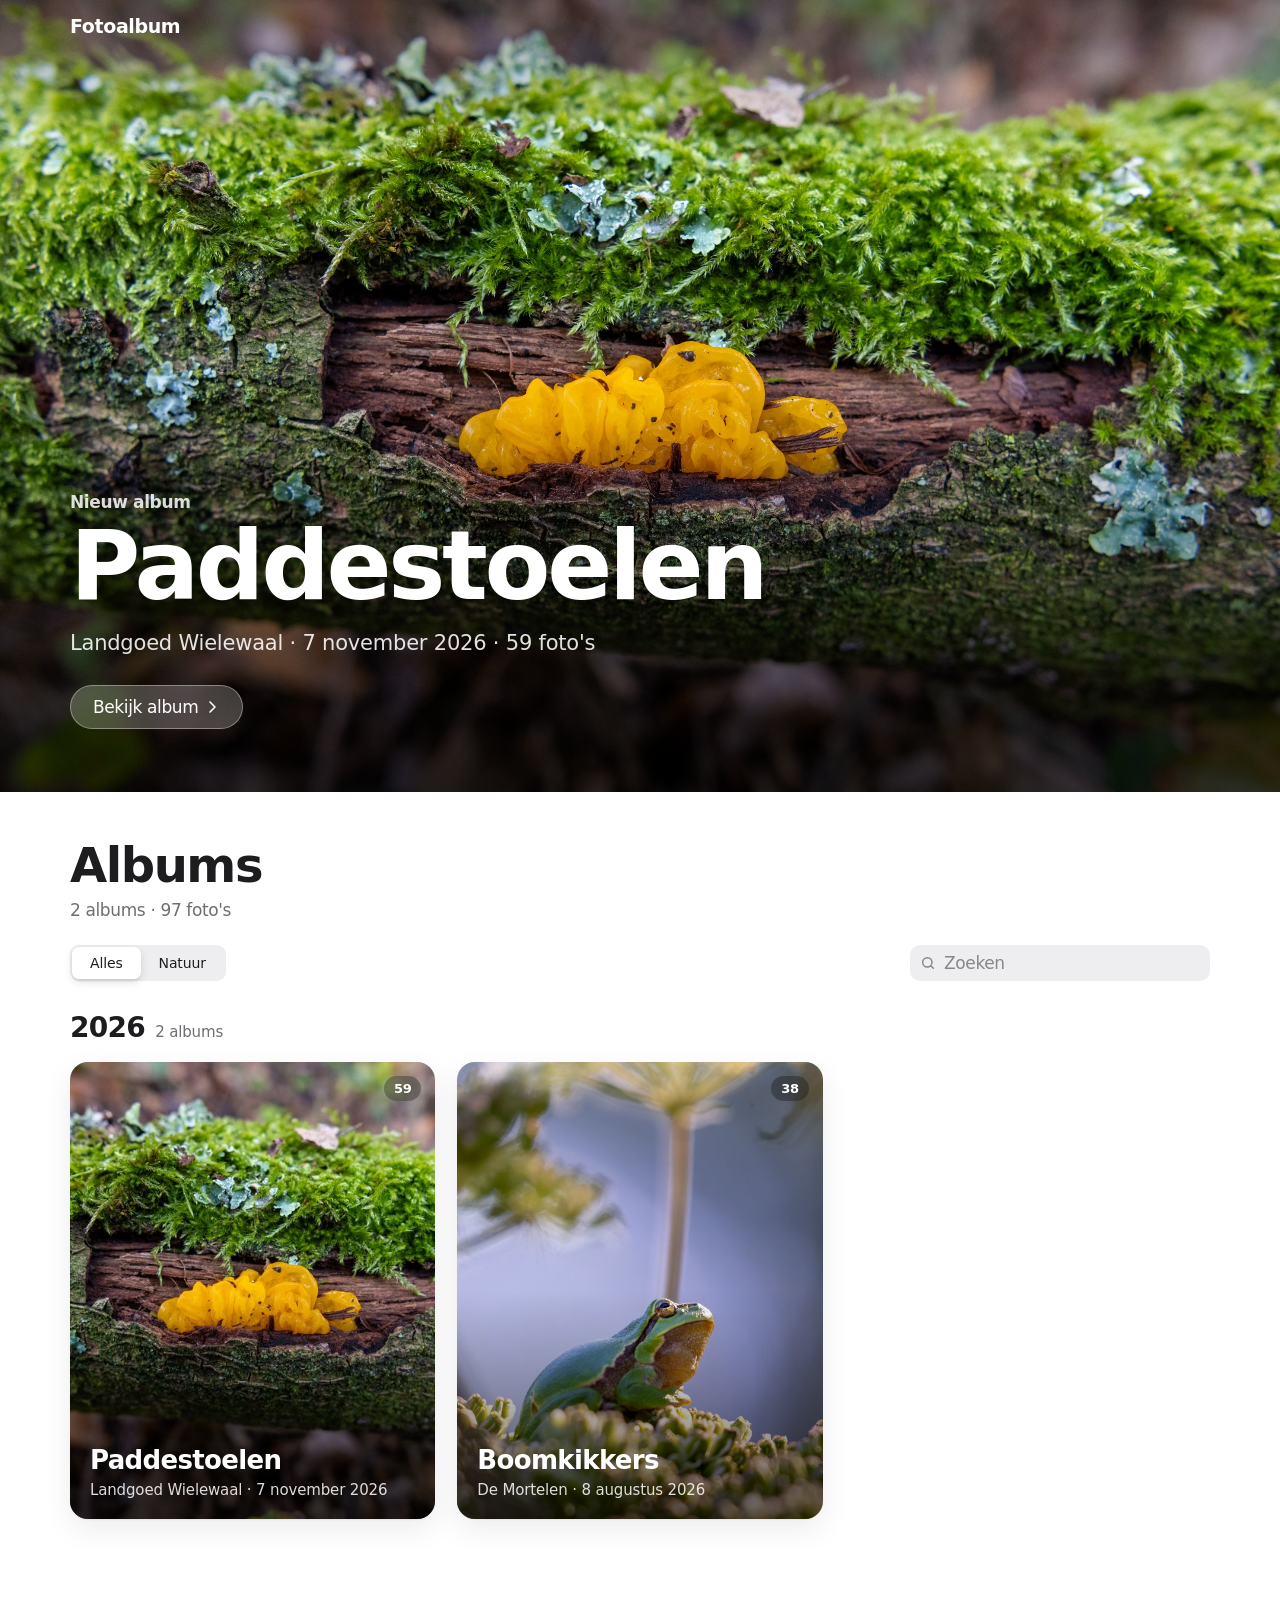
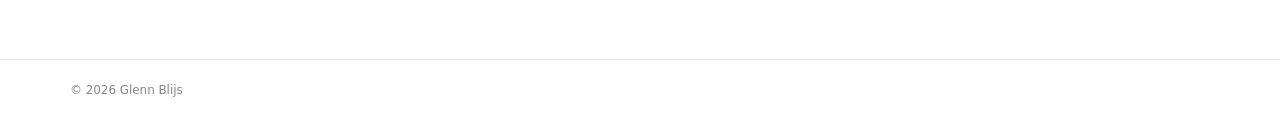
<file: docs/index.html>
<!doctype html>
<html lang="nl">
<head>
<meta charset="utf-8">
<meta name="viewport" content="width=device-width, initial-scale=1, viewport-fit=cover">
<title>Fotoalbum · Glenn Blijs</title>
<meta name="description" content="Foto&#x27;s om te delen met familie en vrienden">
<meta name="robots" content="noindex">
<meta name="theme-color" content="#ffffff" media="(prefers-color-scheme: light)">
<meta name="theme-color" content="#000000" media="(prefers-color-scheme: dark)">
<meta property="og:type" content="website">
<meta property="og:site_name" content="Fotoalbum · Glenn Blijs">
<meta property="og:title" content="Fotoalbum">
<meta property="og:description" content="Foto&#x27;s om te delen met familie en vrienden">
<meta property="og:url" content="https://glennbuilds.github.io/Fotos/">
<meta property="og:image" content="https://glennbuilds.github.io/Fotos/img/2026-11-07-paddestoelen-wielewaal/og.jpg">
<meta property="og:image:width" content="1200">
<meta property="og:image:height" content="630">
<meta name="twitter:card" content="summary_large_image">
<link rel="icon" href="assets/icon.svg" type="image/svg+xml">
<link rel="apple-touch-icon" href="assets/icon-180.png">
<link rel="manifest" href="manifest.webmanifest">
<meta name="apple-mobile-web-app-capable" content="yes">
<meta name="apple-mobile-web-app-title" content="Fotoalbum">
<meta name="apple-mobile-web-app-status-bar-style" content="default">
<link rel="stylesheet" href="assets/style.css?v=202611111435">
</head>
<body class="page-home">
<header class="topbar">
  <div class="wrap topbar-in">
    <a class="brand" href="">Fotoalbum</a>
  </div>
</header>
<section class="hero">
  <a class="hero-link" href="album/2026-11-07-paddestoelen-wielewaal/" aria-label="Bekijk album Paddestoelen">
    <img src="img/2026-11-07-paddestoelen-wielewaal/52-lg.jpg" alt="" width="2560" height="1707" fetchpriority="high">
    <div class="hero-shade"></div>
    <div class="wrap hero-text">
      <span class="eyebrow">Nieuw album</span>
      <h1>Paddestoelen</h1>
      <p class="hero-meta">Landgoed Wielewaal · 7 november 2026 · 59 foto&#x27;s</p>
      <span class="glass-btn">Bekijk album <svg viewBox="0 0 24 24" aria-hidden="true"><path d="M9 4.5 16.5 12 9 19.5"/></svg></span>
    </div>
  </a>
</section>
<main class="wrap home">
  <div class="home-head">
    <div>
      <h2 class="large-title">Albums</h2>
      <p class="subtitle">2 albums · 97 foto's</p>
    </div>
    
  </div>
  <div class="toolbar">
    <div class="segmented" role="group" aria-label="Filter op soort">
      <button class="chip" type="button" data-cat="" aria-pressed="true">Alles</button><button class="chip" type="button" data-cat="Natuur" aria-pressed="false">Natuur</button>
    </div>
    <label class="search"><svg viewBox="0 0 24 24" aria-hidden="true"><circle cx="11" cy="11" r="7"/><path d="m20 20-3.5-3.5"/></svg><input id="search" type="search" placeholder="Zoeken" autocomplete="off"></label>
  </div>
  <section class="year" id="jaar-2026">
    <h2 class="year-h"><span>2026</span><small>2 albums</small></h2>
    <div class="cards"><a class="card" href="album/2026-11-07-paddestoelen-wielewaal/" data-cat="Natuur" data-search="paddestoelen landgoed wielewaal natuur 7 november 2026  papilrussula russula caerulea gewone knolparasolzwam chlorophyllum rhacodes gewone knolparasolzwam chlorophyllum rhacodes roodbruine schijnridderzwam paralepista flaccida plaatjeszwammen agaricales plaatjeszwammen agaricales spitse vlekplaat panaeolus acuminatus  psathyrellaceae vliegenzwam amanita muscaria vliegenzwam amanita muscaria vliegenzwam amanita muscaria vliegenzwam amanita muscaria grote stinkzwam phallus impudicus nevelzwam clitocybe nebularis sombere honingzwam armillaria ostoyae witte bultzwam trametes gibbosa witte bultzwam trametes gibbosa wespenspin argiope bruennichi wespenspin argiope bruennichi plooivlieswaaiertje plicatura crispa gele trilzwam tremella mesenterica gele trilzwam tremella mesenterica gele trilzwam tremella mesenterica grote oranje bekerzwam aleuria aurantia grote oranje bekerzwam aleuria aurantia knoopzwam ascocoryne knoopzwam ascocoryne waaiertje schizophyllum commune porseleinzwam oudemansiella mucida berkenboleet leccinum scabrum berkenboleet leccinum scabrum roodporiehoutzwam daedaleopsis confragosa roodporiehoutzwam daedaleopsis confragosa asgrauwe koraalzwam clavulina cinerea asgrauwe koraalzwam clavulina cinerea asgrauwe koraalzwam clavulina cinerea zwetende kaaszwam calcipostia guttulata stippelsteelslijmkop hygrophorus pustulatus grote sponszwam sparassis crispa grote sponszwam sparassis crispa peervormige stuifzwam apioperdon pyriforme">
  <img src="img/2026-11-07-paddestoelen-wielewaal/52-sm.jpg" alt="" loading="lazy" decoding="async" width="900" height="600">
  <span class="card-shade"></span>
  <span class="card-count">59</span>
  <span class="card-text"><h3>Paddestoelen</h3><p>Landgoed Wielewaal · 7 november 2026</p></span>
</a>
<a class="card" href="album/2026-08-08-boomkikkers/" data-cat="Natuur" data-search="boomkikkers de mortelen natuur 8 augustus 2026 ">
  <img src="img/2026-08-08-boomkikkers/32-sm.jpg" alt="" loading="lazy" decoding="async" width="600" height="900">
  <span class="card-shade"></span>
  <span class="card-count">38</span>
  <span class="card-text"><h3>Boomkikkers</h3><p>De Mortelen · 8 augustus 2026</p></span>
</a></div>
  </section>
  <p id="empty" class="empty" hidden>Geen albums gevonden.</p>
</main>
<footer class="footer"><div class="wrap">
  <p>© 2026 Glenn Blijs</p>
</div></footer>
<script type="application/json" id="site-data">{"api": "https://fotoalbum-api.glennbuilds.workers.dev", "title": "Fotoalbum", "owner": "Glenn Blijs", "vapid": "BFu1TZY3sKF83u26KjvvBQ8EnadUFc5NveF6qiBNms3tX4vy3n6N7NVZ3670zwaqdDp9XOVEssO_TxUc2N9Slt4", "v": "202611111435"}</script>
<script type="application/json" id="page-data">{}</script>
<script src="assets/app.js?v=202611111435" defer></script>
</body>
</html>
</file>
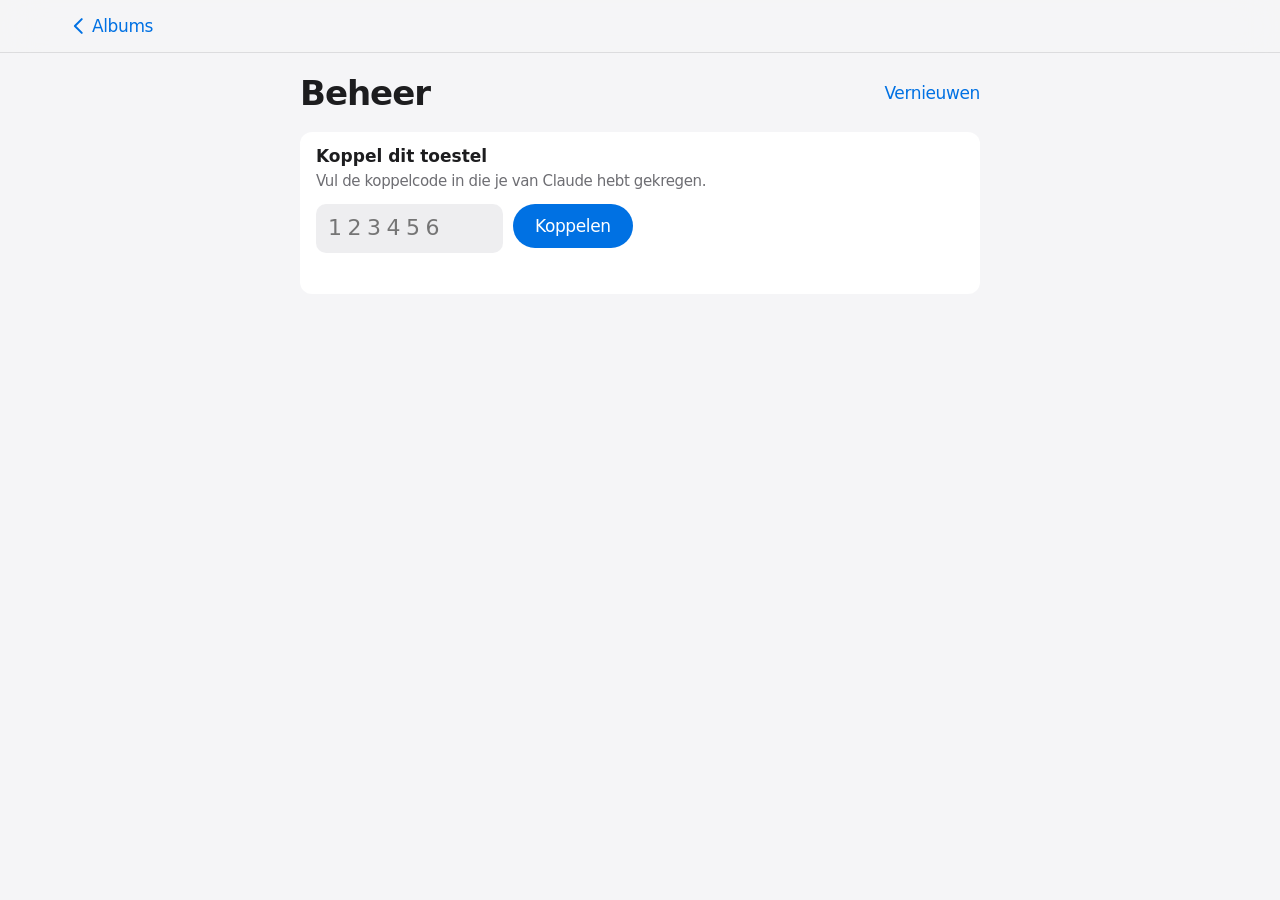
<file: docs/beheer/index.html>
<!doctype html>
<html lang="nl">
<head>
<meta charset="utf-8">
<meta name="viewport" content="width=device-width, initial-scale=1, viewport-fit=cover">
<title>Beheer · Fotoalbum</title>
<meta name="description" content="">
<meta name="robots" content="noindex">
<meta name="theme-color" content="#ffffff" media="(prefers-color-scheme: light)">
<meta name="theme-color" content="#000000" media="(prefers-color-scheme: dark)">
<meta property="og:type" content="website">
<meta property="og:site_name" content="Fotoalbum · Glenn Blijs">
<meta property="og:title" content="Beheer">
<meta property="og:description" content="">
<meta property="og:url" content="https://glennbuilds.github.io/Fotos/beheer/">
<meta property="og:image" content="">
<meta property="og:image:width" content="1200">
<meta property="og:image:height" content="630">
<meta name="twitter:card" content="summary_large_image">
<link rel="icon" href="../assets/icon.svg" type="image/svg+xml">
<link rel="apple-touch-icon" href="../assets/icon-180.png">
<link rel="manifest" href="manifest.webmanifest">
<meta name="apple-mobile-web-app-capable" content="yes">
<meta name="apple-mobile-web-app-title" content="Fotoalbum">
<meta name="apple-mobile-web-app-status-bar-style" content="default">
<link rel="stylesheet" href="../assets/style.css?v=202611111435">
</head>
<body class="page-owner">
<header class="topbar">
  <div class="wrap topbar-in">
    <a class="back" href="../"><svg viewBox="0 0 24 24" aria-hidden="true"><path d="M15 4.5 7.5 12l7.5 7.5"/></svg><span>Albums</span></a>
  </div>
</header>
<main class="wrap owner">
  <header class="owner-head"><h1>Beheer</h1><button class="back" id="refresh" type="button" onclick="location.reload()">Vernieuwen</button></header>
  <section id="setup" class="owner-card setup"></section>
  <section id="dash" hidden></section>
</main>
<script type="application/json" id="site-data">{"api": "https://fotoalbum-api.glennbuilds.workers.dev", "title": "Fotoalbum", "owner": "Glenn Blijs", "vapid": "BFu1TZY3sKF83u26KjvvBQ8EnadUFc5NveF6qiBNms3tX4vy3n6N7NVZ3670zwaqdDp9XOVEssO_TxUc2N9Slt4", "v": "202611111435"}</script>
<script type="application/json" id="page-data">{}</script>
<script src="../assets/beheer.js?v=202611111435" defer></script>
</body>
</html>
</file>
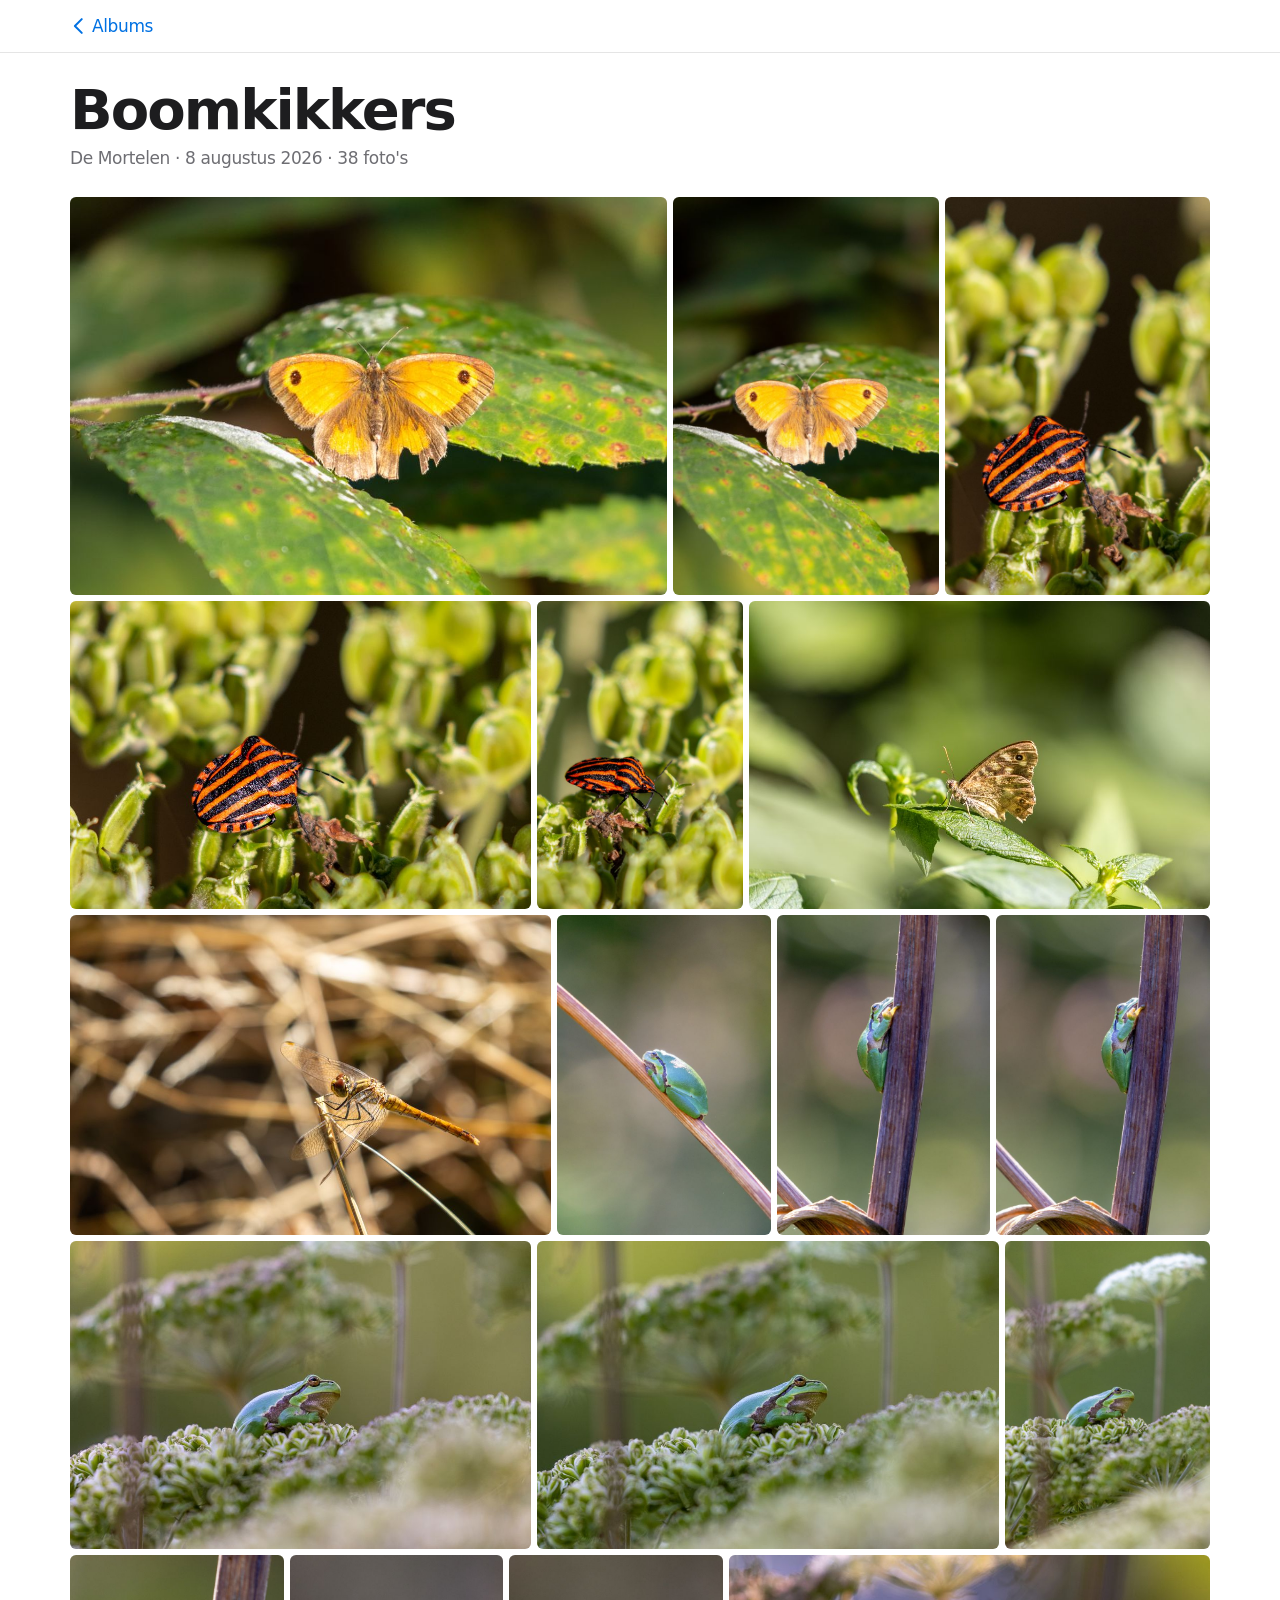
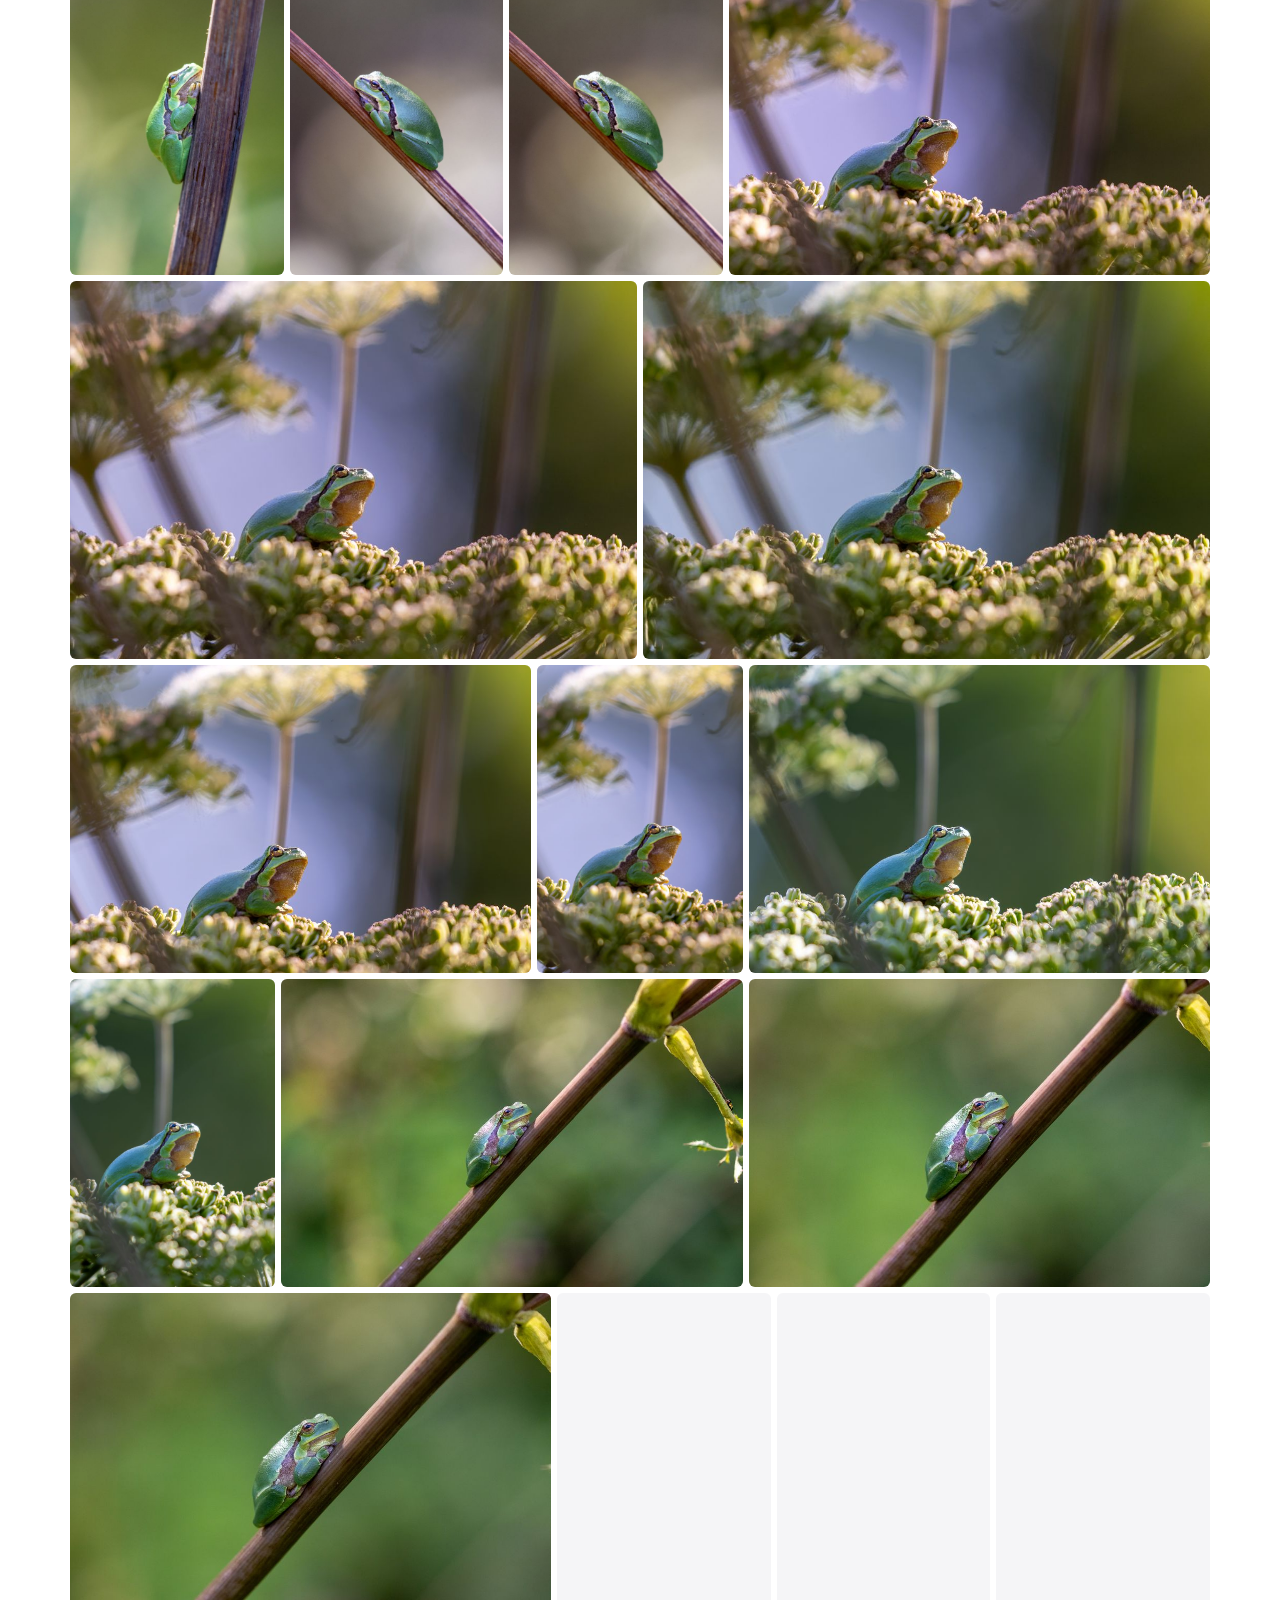
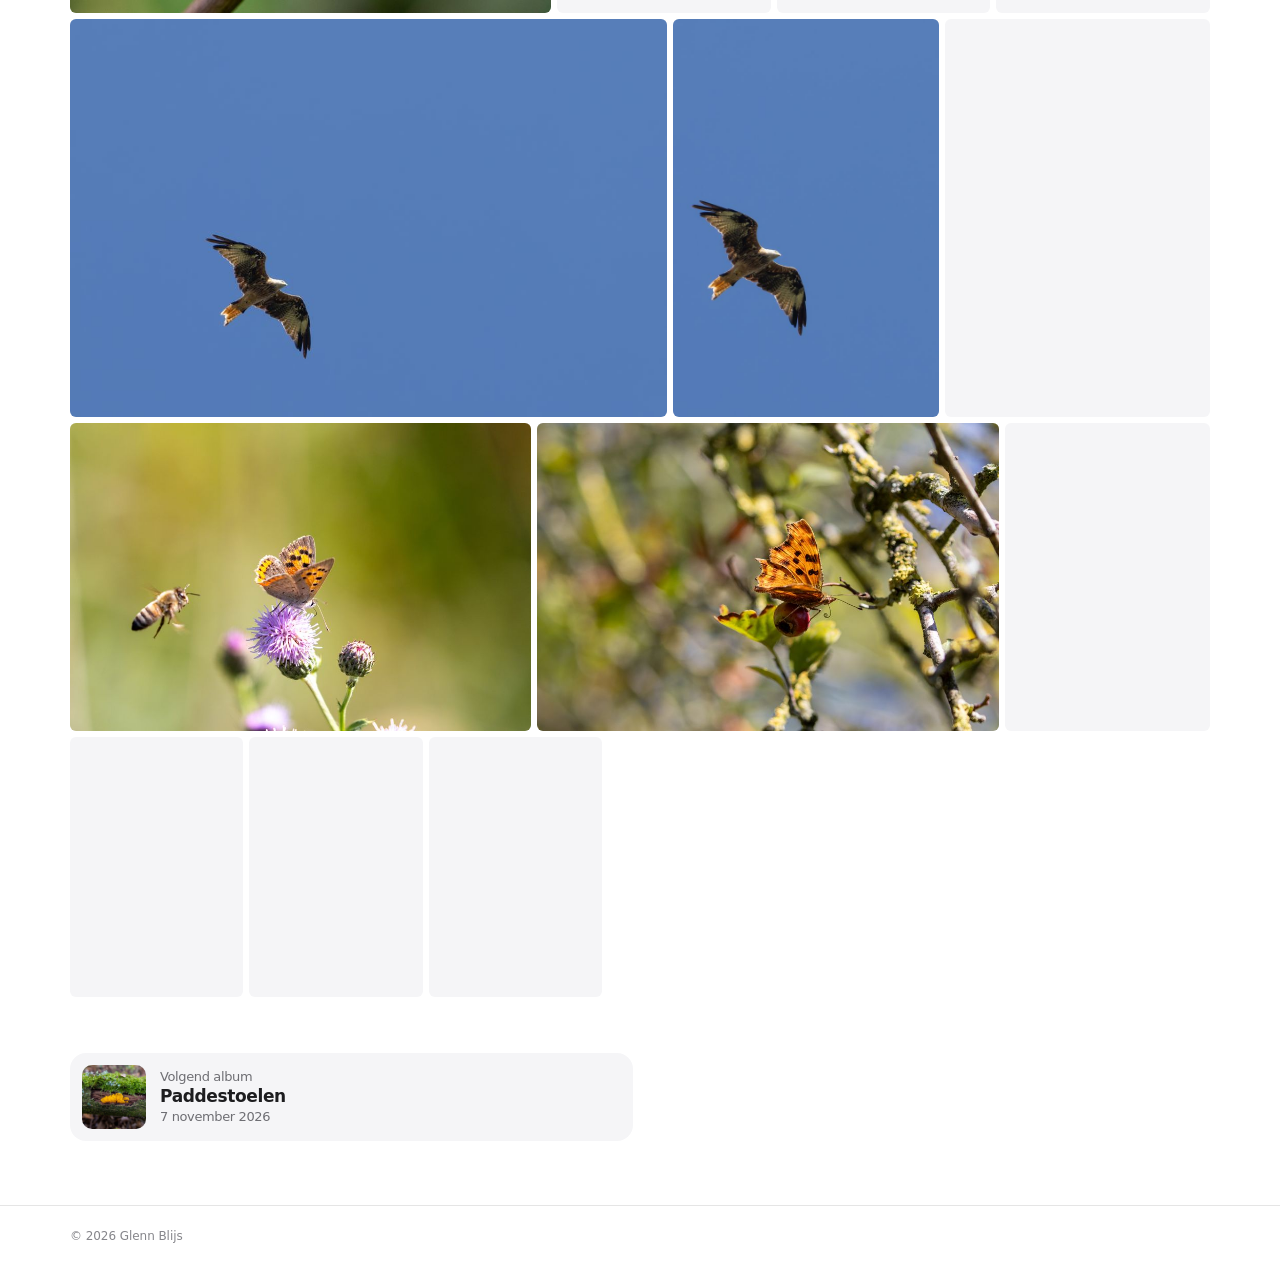
<file: docs/album/2026-08-08-boomkikkers/index.html>
<!doctype html>
<html lang="nl">
<head>
<meta charset="utf-8">
<meta name="viewport" content="width=device-width, initial-scale=1, viewport-fit=cover">
<title>Boomkikkers · Fotoalbum</title>
<meta name="description" content="De Mortelen · 8 augustus 2026 · 38 foto&#x27;s">
<meta name="robots" content="noindex">
<meta name="theme-color" content="#ffffff" media="(prefers-color-scheme: light)">
<meta name="theme-color" content="#000000" media="(prefers-color-scheme: dark)">
<meta property="og:type" content="website">
<meta property="og:site_name" content="Fotoalbum · Glenn Blijs">
<meta property="og:title" content="Boomkikkers">
<meta property="og:description" content="De Mortelen · 8 augustus 2026 · 38 foto&#x27;s">
<meta property="og:url" content="https://glennbuilds.github.io/Fotos/album/2026-08-08-boomkikkers/">
<meta property="og:image" content="https://glennbuilds.github.io/Fotos/img/2026-08-08-boomkikkers/og.jpg">
<meta property="og:image:width" content="1200">
<meta property="og:image:height" content="630">
<meta name="twitter:card" content="summary_large_image">
<link rel="icon" href="../../assets/icon.svg" type="image/svg+xml">
<link rel="apple-touch-icon" href="../../assets/icon-180.png">
<link rel="manifest" href="../../manifest.webmanifest">
<meta name="apple-mobile-web-app-capable" content="yes">
<meta name="apple-mobile-web-app-title" content="Fotoalbum">
<meta name="apple-mobile-web-app-status-bar-style" content="default">
<link rel="stylesheet" href="../../assets/style.css?v=202611111435">
</head>
<body class="page-album">
<header class="topbar">
  <div class="wrap topbar-in">
    <a class="back" href="../../"><svg viewBox="0 0 24 24" aria-hidden="true"><path d="M15 4.5 7.5 12l7.5 7.5"/></svg><span>Albums</span></a>
    <span class="top-title" aria-hidden="true">Boomkikkers</span>
  </div>
</header>
<main class="wrap album">
  <header class="album-head">
    <h1>Boomkikkers</h1>
    <p class="album-sub">De Mortelen · 8 augustus 2026 · 38 foto&#x27;s</p>
    
    <p class="album-stats" hidden></p>
  </header>
  <section class="day"><div class="grid"><a class="tile" href="#5" data-id="5" style="--ar:1.5000;flex-grow:150.00"><img src="../../img/2026-08-08-boomkikkers/5-sm.jpg" alt="Foto 5" loading="lazy" decoding="async" width="900" height="600"><span class="badges"></span></a><a class="tile" href="#6" data-id="6" style="--ar:0.6667;flex-grow:66.67"><img src="../../img/2026-08-08-boomkikkers/6-sm.jpg" alt="Foto 6" loading="lazy" decoding="async" width="600" height="900"><span class="badges"></span></a><a class="tile" href="#11" data-id="11" style="--ar:0.6667;flex-grow:66.67"><img src="../../img/2026-08-08-boomkikkers/11-sm.jpg" alt="Foto 11" loading="lazy" decoding="async" width="600" height="900"><span class="badges"></span></a><a class="tile" href="#12" data-id="12" style="--ar:1.5000;flex-grow:150.00"><img src="../../img/2026-08-08-boomkikkers/12-sm.jpg" alt="Foto 12" loading="lazy" decoding="async" width="900" height="600"><span class="badges"></span></a><a class="tile" href="#13" data-id="13" style="--ar:0.6667;flex-grow:66.67"><img src="../../img/2026-08-08-boomkikkers/13-sm.jpg" alt="Foto 13" loading="lazy" decoding="async" width="600" height="900"><span class="badges"></span></a><a class="tile" href="#14" data-id="14" style="--ar:1.5000;flex-grow:150.00"><img src="../../img/2026-08-08-boomkikkers/14-sm.jpg" alt="Foto 14" loading="lazy" decoding="async" width="900" height="600"><span class="badges"></span></a><a class="tile" href="#15" data-id="15" style="--ar:1.5000;flex-grow:150.00"><img src="../../img/2026-08-08-boomkikkers/15-sm.jpg" alt="Foto 15" loading="lazy" decoding="async" width="900" height="600"><span class="badges"></span></a><a class="tile" href="#17" data-id="17" style="--ar:0.6667;flex-grow:66.67"><img src="../../img/2026-08-08-boomkikkers/17-sm.jpg" alt="Foto 17" loading="lazy" decoding="async" width="600" height="900"><span class="badges"></span></a><a class="tile" href="#18" data-id="18" style="--ar:0.6667;flex-grow:66.67"><img src="../../img/2026-08-08-boomkikkers/18-sm.jpg" alt="Foto 18" loading="lazy" decoding="async" width="600" height="900"><span class="badges"></span></a><a class="tile" href="#19" data-id="19" style="--ar:0.6667;flex-grow:66.67"><img src="../../img/2026-08-08-boomkikkers/19-sm.jpg" alt="Foto 19" loading="lazy" decoding="async" width="600" height="900"><span class="badges"></span></a><a class="tile" href="#20" data-id="20" style="--ar:1.5000;flex-grow:150.00"><img src="../../img/2026-08-08-boomkikkers/20-sm.jpg" alt="Foto 20" loading="lazy" decoding="async" width="900" height="600"><span class="badges"></span></a><a class="tile" href="#21" data-id="21" style="--ar:1.5000;flex-grow:150.00"><img src="../../img/2026-08-08-boomkikkers/21-sm.jpg" alt="Foto 21" loading="lazy" decoding="async" width="900" height="600"><span class="badges"></span></a><a class="tile" href="#22" data-id="22" style="--ar:0.6667;flex-grow:66.67"><img src="../../img/2026-08-08-boomkikkers/22-sm.jpg" alt="Foto 22" loading="lazy" decoding="async" width="600" height="900"><span class="badges"></span></a><a class="tile" href="#23" data-id="23" style="--ar:0.6667;flex-grow:66.67"><img src="../../img/2026-08-08-boomkikkers/23-sm.jpg" alt="Foto 23" loading="lazy" decoding="async" width="600" height="900"><span class="badges"></span></a><a class="tile" href="#24" data-id="24" style="--ar:0.6667;flex-grow:66.67"><img src="../../img/2026-08-08-boomkikkers/24-sm.jpg" alt="Foto 24" loading="lazy" decoding="async" width="600" height="900"><span class="badges"></span></a><a class="tile" href="#25" data-id="25" style="--ar:0.6667;flex-grow:66.67"><img src="../../img/2026-08-08-boomkikkers/25-sm.jpg" alt="Foto 25" loading="lazy" decoding="async" width="600" height="900"><span class="badges"></span></a><a class="tile" href="#28" data-id="28" style="--ar:1.5000;flex-grow:150.00"><img src="../../img/2026-08-08-boomkikkers/28-sm.jpg" alt="Foto 28" loading="lazy" decoding="async" width="900" height="600"><span class="badges"></span></a><a class="tile" href="#29" data-id="29" style="--ar:1.5000;flex-grow:150.00"><img src="../../img/2026-08-08-boomkikkers/29-sm.jpg" alt="Foto 29" loading="lazy" decoding="async" width="900" height="600"><span class="badges"></span></a><a class="tile" href="#30" data-id="30" style="--ar:1.5000;flex-grow:150.00"><img src="../../img/2026-08-08-boomkikkers/30-sm.jpg" alt="Foto 30" loading="lazy" decoding="async" width="900" height="600"><span class="badges"></span></a><a class="tile" href="#31" data-id="31" style="--ar:1.5000;flex-grow:150.00"><img src="../../img/2026-08-08-boomkikkers/31-sm.jpg" alt="Foto 31" loading="lazy" decoding="async" width="900" height="600"><span class="badges"></span></a><a class="tile" href="#32" data-id="32" style="--ar:0.6667;flex-grow:66.67"><img src="../../img/2026-08-08-boomkikkers/32-sm.jpg" alt="Foto 32" loading="lazy" decoding="async" width="600" height="900"><span class="badges"></span></a><a class="tile" href="#33" data-id="33" style="--ar:1.5000;flex-grow:150.00"><img src="../../img/2026-08-08-boomkikkers/33-sm.jpg" alt="Foto 33" loading="lazy" decoding="async" width="900" height="600"><span class="badges"></span></a><a class="tile" href="#34" data-id="34" style="--ar:0.6667;flex-grow:66.67"><img src="../../img/2026-08-08-boomkikkers/34-sm.jpg" alt="Foto 34" loading="lazy" decoding="async" width="600" height="900"><span class="badges"></span></a><a class="tile" href="#35" data-id="35" style="--ar:1.5000;flex-grow:150.00"><img src="../../img/2026-08-08-boomkikkers/35-sm.jpg" alt="Foto 35" loading="lazy" decoding="async" width="900" height="600"><span class="badges"></span></a><a class="tile" href="#36" data-id="36" style="--ar:1.5000;flex-grow:150.00"><img src="../../img/2026-08-08-boomkikkers/36-sm.jpg" alt="Foto 36" loading="lazy" decoding="async" width="900" height="600"><span class="badges"></span></a><a class="tile" href="#37" data-id="37" style="--ar:1.5000;flex-grow:150.00"><img src="../../img/2026-08-08-boomkikkers/37-sm.jpg" alt="Foto 37" loading="lazy" decoding="async" width="900" height="600"><span class="badges"></span></a><a class="tile" href="#40" data-id="40" style="--ar:0.6667;flex-grow:66.67"><img src="../../img/2026-08-08-boomkikkers/40-sm.jpg" alt="Foto 40" loading="lazy" decoding="async" width="600" height="900"><span class="badges"></span></a><a class="tile" href="#41" data-id="41" style="--ar:0.6667;flex-grow:66.67"><img src="../../img/2026-08-08-boomkikkers/41-sm.jpg" alt="Foto 41" loading="lazy" decoding="async" width="600" height="900"><span class="badges"></span></a><a class="tile" href="#42" data-id="42" style="--ar:0.6667;flex-grow:66.67"><img src="../../img/2026-08-08-boomkikkers/42-sm.jpg" alt="Foto 42" loading="lazy" decoding="async" width="600" height="900"><span class="badges"></span></a><a class="tile" href="#43" data-id="43" style="--ar:1.5000;flex-grow:150.00"><img src="../../img/2026-08-08-boomkikkers/43-sm.jpg" alt="Foto 43" loading="lazy" decoding="async" width="900" height="600"><span class="badges"></span></a><a class="tile" href="#44" data-id="44" style="--ar:0.6667;flex-grow:66.67"><img src="../../img/2026-08-08-boomkikkers/44-sm.jpg" alt="Foto 44" loading="lazy" decoding="async" width="600" height="900"><span class="badges"></span></a><a class="tile" href="#45" data-id="45" style="--ar:0.6667;flex-grow:66.67"><img src="../../img/2026-08-08-boomkikkers/45-sm.jpg" alt="Foto 45" loading="lazy" decoding="async" width="600" height="900"><span class="badges"></span></a><a class="tile" href="#46" data-id="46" style="--ar:1.5000;flex-grow:150.00"><img src="../../img/2026-08-08-boomkikkers/46-sm.jpg" alt="Foto 46" loading="lazy" decoding="async" width="900" height="600"><span class="badges"></span></a><a class="tile" href="#47" data-id="47" style="--ar:1.5000;flex-grow:150.00"><img src="../../img/2026-08-08-boomkikkers/47-sm.jpg" alt="Foto 47" loading="lazy" decoding="async" width="900" height="600"><span class="badges"></span></a><a class="tile" href="#48" data-id="48" style="--ar:0.6667;flex-grow:66.67"><img src="../../img/2026-08-08-boomkikkers/48-sm.jpg" alt="Foto 48" loading="lazy" decoding="async" width="600" height="900"><span class="badges"></span></a><a class="tile" href="#49" data-id="49" style="--ar:0.6667;flex-grow:66.67"><img src="../../img/2026-08-08-boomkikkers/49-sm.jpg" alt="Foto 49" loading="lazy" decoding="async" width="600" height="900"><span class="badges"></span></a><a class="tile" href="#50" data-id="50" style="--ar:0.6667;flex-grow:66.67"><img src="../../img/2026-08-08-boomkikkers/50-sm.jpg" alt="Foto 50" loading="lazy" decoding="async" width="600" height="900"><span class="badges"></span></a><a class="tile" href="#51" data-id="51" style="--ar:0.6667;flex-grow:66.67"><img src="../../img/2026-08-08-boomkikkers/51-sm.jpg" alt="Foto 51" loading="lazy" decoding="async" width="600" height="900"><span class="badges"></span></a></div></section>
  <nav class="album-nav" aria-label="Andere albums"><a class="nav-card" href="../../album/2026-11-07-paddestoelen-wielewaal/"><img src="../../img/2026-11-07-paddestoelen-wielewaal/52-sm.jpg" alt="" loading="lazy"><span><small>Volgend album</small><b>Paddestoelen</b><em>7 november 2026</em></span></a><span></span></nav>
</main>
<footer class="footer"><div class="wrap">
  <p>© 2026 Glenn Blijs</p>
</div></footer>
<script type="application/json" id="site-data">{"api": "https://fotoalbum-api.glennbuilds.workers.dev", "title": "Fotoalbum", "owner": "Glenn Blijs", "vapid": "BFu1TZY3sKF83u26KjvvBQ8EnadUFc5NveF6qiBNms3tX4vy3n6N7NVZ3670zwaqdDp9XOVEssO_TxUc2N9Slt4", "v": "202611111435"}</script>
<script type="application/json" id="page-data">{"slug": "2026-08-08-boomkikkers", "title": "Boomkikkers", "date": "8 augustus 2026", "url": "https://glennbuilds.github.io/Fotos/album/2026-08-08-boomkikkers/", "photos": [{"id": "5", "w": 2560, "h": 1706, "camera": "Canon EOS R7", "lens": "EF100-400mm f/4.5-5.6L IS II USM", "settings": "400 mm · f/5.6 · 1/1000 s · ISO 320", "taken": "2026-08-08T09:26:26"}, {"id": "6", "w": 1706, "h": 2560, "camera": "Canon EOS R7", "lens": "EF100-400mm f/4.5-5.6L IS II USM", "settings": "400 mm · f/5.6 · 1/1000 s · ISO 400", "taken": "2026-08-08T09:26:33"}, {"id": "11", "w": 1706, "h": 2560, "camera": "Canon EOS R7", "lens": "EF100-400mm f/4.5-5.6L IS II USM", "settings": "400 mm · f/5.6 · 1/640 s · ISO 320", "taken": "2026-08-08T09:41:04"}, {"id": "12", "w": 2560, "h": 1707, "camera": "Canon EOS R7", "lens": "EF100-400mm f/4.5-5.6L IS II USM", "settings": "400 mm · f/5.6 · 1/640 s · ISO 320", "taken": "2026-08-08T09:41:07"}, {"id": "13", "w": 1706, "h": 2560, "camera": "Canon EOS R7", "lens": "EF100-400mm f/4.5-5.6L IS II USM", "settings": "400 mm · f/5.6 · 1/640 s · ISO 250", "taken": "2026-08-08T09:42:33"}, {"id": "14", "w": 2560, "h": 1707, "camera": "Canon EOS R7", "lens": "EF100-400mm f/4.5-5.6L IS II USM", "settings": "400 mm · f/5.6 · 1/640 s · ISO 400", "taken": "2026-08-08T10:10:30"}, {"id": "15", "w": 2560, "h": 1707, "camera": "Canon EOS R7", "lens": "EF100-400mm f/4.5-5.6L IS II USM", "settings": "400 mm · f/5.6 · 1/640 s · ISO 320", "taken": "2026-08-08T10:34:40"}, {"id": "17", "w": 1707, "h": 2560, "camera": "Canon EOS R7", "lens": "EF100-400mm f/4.5-5.6L IS II USM", "settings": "371 mm · f/5.6 · 1/400 s · ISO 1000", "taken": "2026-08-08T10:52:49"}, {"id": "18", "w": 1707, "h": 2560, "camera": "Canon EOS R7", "lens": "EF100-400mm f/4.5-5.6L IS II USM", "settings": "360 mm · f/5.6 · 1/400 s · ISO 1000", "taken": "2026-08-08T10:52:56"}, {"id": "19", "w": 1707, "h": 2560, "camera": "Canon EOS R7", "lens": "EF100-400mm f/4.5-5.6L IS II USM", "settings": "360 mm · f/5.6 · 1/400 s · ISO 1000", "taken": "2026-08-08T10:52:56"}, {"id": "20", "w": 2560, "h": 1707, "camera": "Canon EOS R7", "lens": "EF100-400mm f/4.5-5.6L IS II USM", "settings": "400 mm · f/5.6 · 1/400 s · ISO 1250", "taken": "2026-08-08T10:54:35"}, {"id": "21", "w": 2560, "h": 1707, "camera": "Canon EOS R7", "lens": "EF100-400mm f/4.5-5.6L IS II USM", "settings": "400 mm · f/5.6 · 1/400 s · ISO 1250", "taken": "2026-08-08T10:54:39"}, {"id": "22", "w": 1707, "h": 2560, "camera": "Canon EOS R7", "lens": "EF100-400mm f/4.5-5.6L IS II USM", "settings": "400 mm · f/5.6 · 1/500 s · ISO 1600", "taken": "2026-08-08T10:55:13"}, {"id": "23", "w": 1707, "h": 2560, "camera": "Canon EOS R7", "lens": "EF100-400mm f/4.5-5.6L IS II USM", "settings": "312 mm · f/5.6 · 1/500 s · ISO 1250", "taken": "2026-08-08T10:58:25"}, {"id": "24", "w": 1707, "h": 2560, "camera": "Canon EOS R7", "lens": "EF100-400mm f/4.5-5.6L IS II USM", "settings": "312 mm · f/5.6 · 1/500 s · ISO 1000", "taken": "2026-08-08T10:58:31"}, {"id": "25", "w": 1707, "h": 2560, "camera": "Canon EOS R7", "lens": "EF100-400mm f/4.5-5.6L IS II USM", "settings": "312 mm · f/5.6 · 1/500 s · ISO 1000", "taken": "2026-08-08T10:58:31"}, {"id": "28", "w": 2560, "h": 1707, "camera": "Canon EOS R7", "lens": "EF100-400mm f/4.5-5.6L IS II USM", "settings": "371 mm · f/5.6 · 1/500 s · ISO 640", "taken": "2026-08-08T11:03:58"}, {"id": "29", "w": 2560, "h": 1707, "camera": "Canon EOS R7", "lens": "EF100-400mm f/4.5-5.6L IS II USM", "settings": "371 mm · f/5.6 · 1/500 s · ISO 640", "taken": "2026-08-08T11:03:58"}, {"id": "30", "w": 2560, "h": 1707, "camera": "Canon EOS R7", "lens": "EF100-400mm f/4.5-5.6L IS II USM", "settings": "371 mm · f/5.6 · 1/500 s · ISO 640", "taken": "2026-08-08T11:03:58"}, {"id": "31", "w": 2560, "h": 1707, "camera": "Canon EOS R7", "lens": "EF100-400mm f/4.5-5.6L IS II USM", "settings": "371 mm · f/5.6 · 1/500 s · ISO 640", "taken": "2026-08-08T11:04:01"}, {"id": "32", "w": 1706, "h": 2560, "camera": "Canon EOS R7", "lens": "EF100-400mm f/4.5-5.6L IS II USM", "settings": "371 mm · f/5.6 · 1/500 s · ISO 640", "taken": "2026-08-08T11:04:01"}, {"id": "33", "w": 2560, "h": 1707, "camera": "Canon EOS R7", "lens": "EF100-400mm f/4.5-5.6L IS II USM", "settings": "400 mm · f/5.6 · 1/500 s · ISO 800", "taken": "2026-08-08T11:05:07"}, {"id": "34", "w": 1706, "h": 2560, "camera": "Canon EOS R7", "lens": "EF100-400mm f/4.5-5.6L IS II USM", "settings": "400 mm · f/5.6 · 1/500 s · ISO 800", "taken": "2026-08-08T11:05:07"}, {"id": "35", "w": 2560, "h": 1707, "camera": "Canon EOS R7", "lens": "EF100-400mm f/4.5-5.6L IS II USM", "settings": "142 mm · f/5.6 · 1/500 s · ISO 1600", "taken": "2026-08-08T11:06:18"}, {"id": "36", "w": 2560, "h": 1707, "camera": "Canon EOS R7", "lens": "EF100-400mm f/4.5-5.6L IS II USM", "settings": "200 mm · f/5.6 · 1/500 s · ISO 1600", "taken": "2026-08-08T11:06:20"}, {"id": "37", "w": 2560, "h": 1707, "camera": "Canon EOS R7", "lens": "EF100-400mm f/4.5-5.6L IS II USM", "settings": "200 mm · f/5.6 · 1/500 s · ISO 1600", "taken": "2026-08-08T11:06:20"}, {"id": "40", "w": 1707, "h": 2560, "camera": "Canon EOS R7", "lens": "EF100-400mm f/4.5-5.6L IS II USM", "settings": "371 mm · f/5.6 · 1/500 s · ISO 1600", "taken": "2026-08-08T11:10:46"}, {"id": "41", "w": 1707, "h": 2560, "camera": "Canon EOS R7", "lens": "EF100-400mm f/4.5-5.6L IS II USM", "settings": "371 mm · f/5.6 · 1/500 s · ISO 1600", "taken": "2026-08-08T11:10:46"}, {"id": "42", "w": 1707, "h": 2560, "camera": "Canon EOS R7", "lens": "EF100-400mm f/4.5-5.6L IS II USM", "settings": "371 mm · f/5.6 · 1/500 s · ISO 1250", "taken": "2026-08-08T11:10:55"}, {"id": "43", "w": 2560, "h": 1707, "camera": "Canon EOS R7", "lens": "EF100-400mm f/4.5-5.6L IS II USM", "settings": "400 mm · f/5.6 · 1/500 s · ISO 160", "taken": "2026-08-08T11:21:20"}, {"id": "44", "w": 1321, "h": 1982, "camera": "Canon EOS R7", "lens": "EF100-400mm f/4.5-5.6L IS II USM", "settings": "400 mm · f/5.6 · 1/500 s · ISO 160", "taken": "2026-08-08T11:21:20"}, {"id": "45", "w": 1706, "h": 2560, "camera": "Canon EOS R7", "lens": "EF100-400mm f/4.5-5.6L IS II USM", "settings": "400 mm · f/5.6 · 1/1600 s · ISO 800", "taken": "2026-08-08T11:33:37"}, {"id": "46", "w": 2560, "h": 1707, "camera": "Canon EOS R7", "lens": "EF100-400mm f/4.5-5.6L IS II USM", "settings": "400 mm · f/5.6 · 1/1600 s · ISO 500", "taken": "2026-08-08T11:33:44"}, {"id": "47", "w": 2560, "h": 1707, "camera": "Canon EOS R7", "lens": "EF100-400mm f/4.5-5.6L IS II USM", "settings": "142 mm · f/5.6 · 1/640 s · ISO 320", "taken": "2026-08-08T11:36:52"}, {"id": "48", "w": 1706, "h": 2560, "camera": "Canon EOS R7", "lens": "EF100-400mm f/4.5-5.6L IS II USM", "settings": "271 mm · f/5.6 · 1/1000 s · ISO 320", "taken": "2026-08-08T11:37:47"}, {"id": "49", "w": 1707, "h": 2560, "camera": "Canon EOS R7", "lens": "EF100-400mm f/4.5-5.6L IS II USM", "settings": "400 mm · f/5.6 · 1/1250 s · ISO 500", "taken": "2026-08-08T11:59:15"}, {"id": "50", "w": 1706, "h": 2560, "camera": "Canon EOS R7", "lens": "EF100-400mm f/4.5-5.6L IS II USM", "settings": "400 mm · f/5.6 · 1/1250 s · ISO 500", "taken": "2026-08-08T11:59:21"}, {"id": "51", "w": 1706, "h": 2560, "camera": "Canon EOS R7", "lens": "EF100-400mm f/4.5-5.6L IS II USM", "settings": "400 mm · f/5.6 · 1/800 s · ISO 3200", "taken": "2026-08-08T12:07:46"}], "dl": "2026-08-08_Boomkikkers"}</script>
<script src="../../assets/app.js?v=202611111435" defer></script>
</body>
</html>
</file>
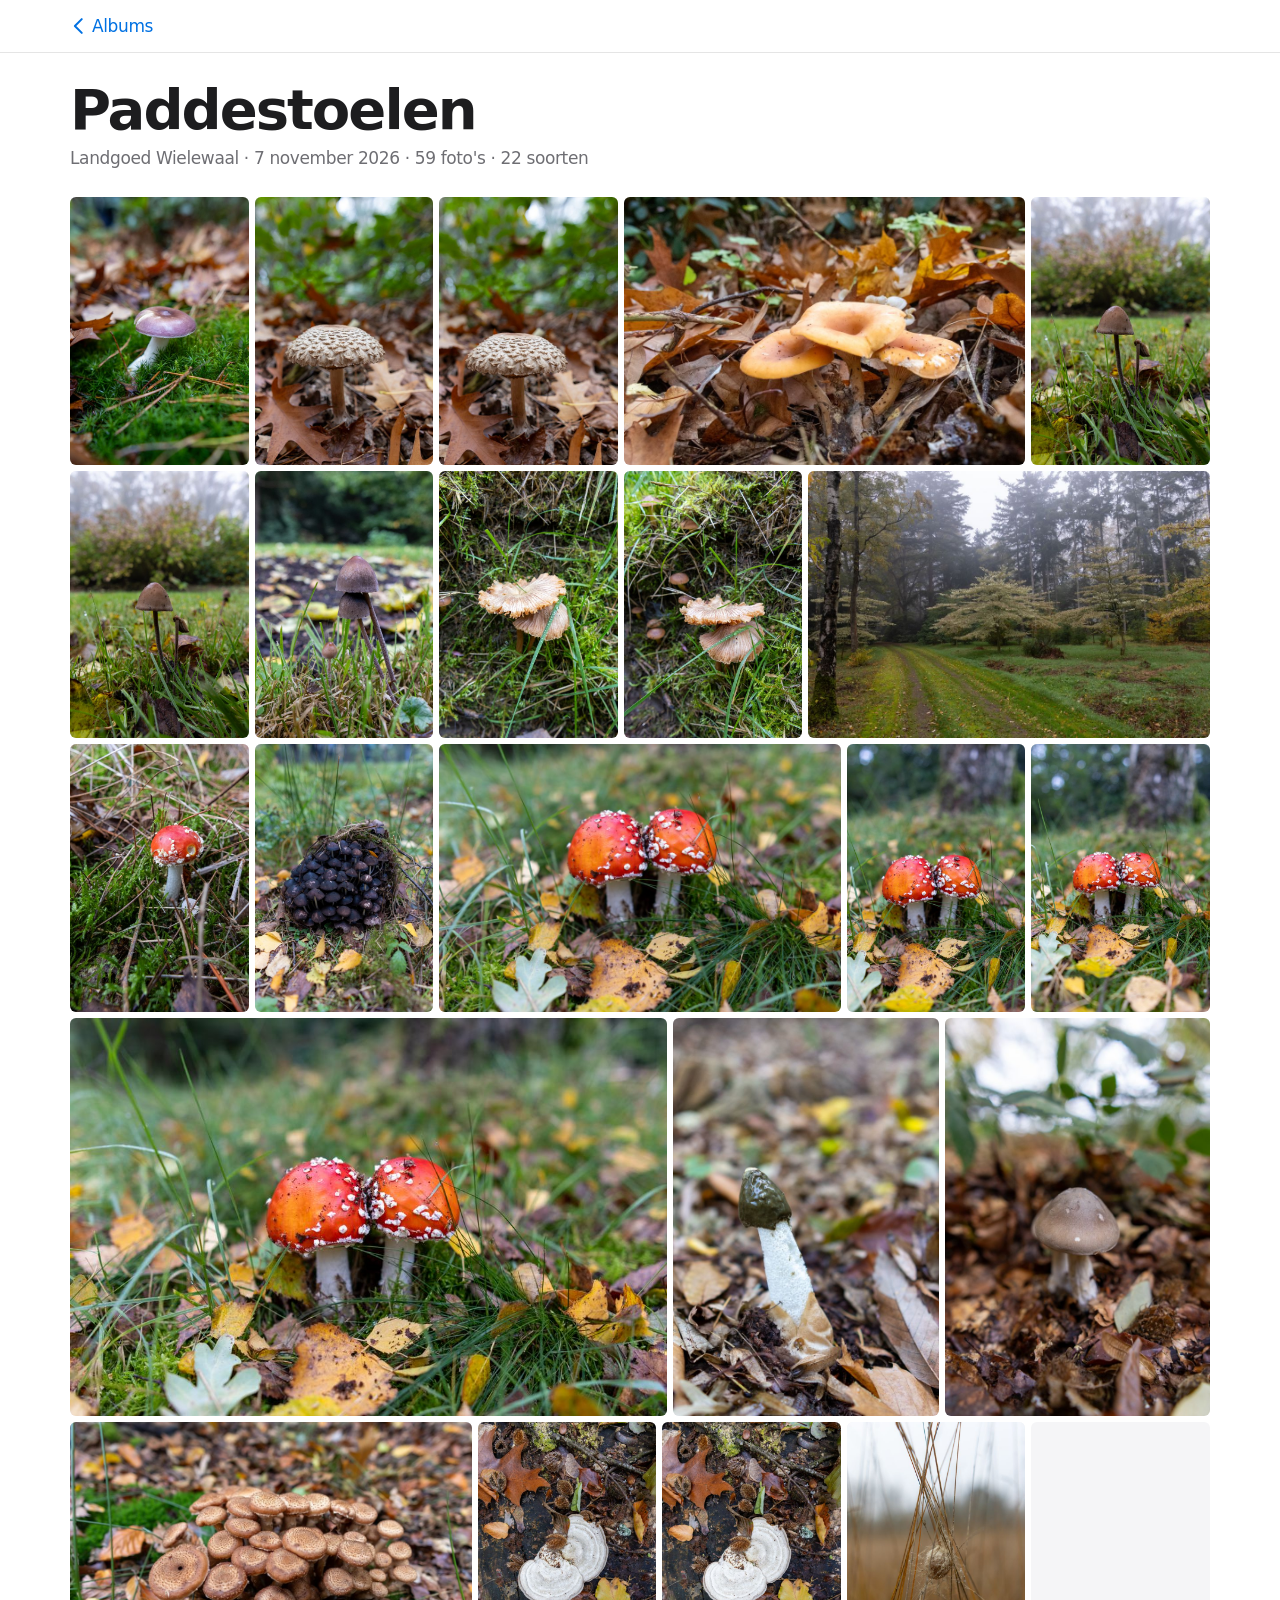
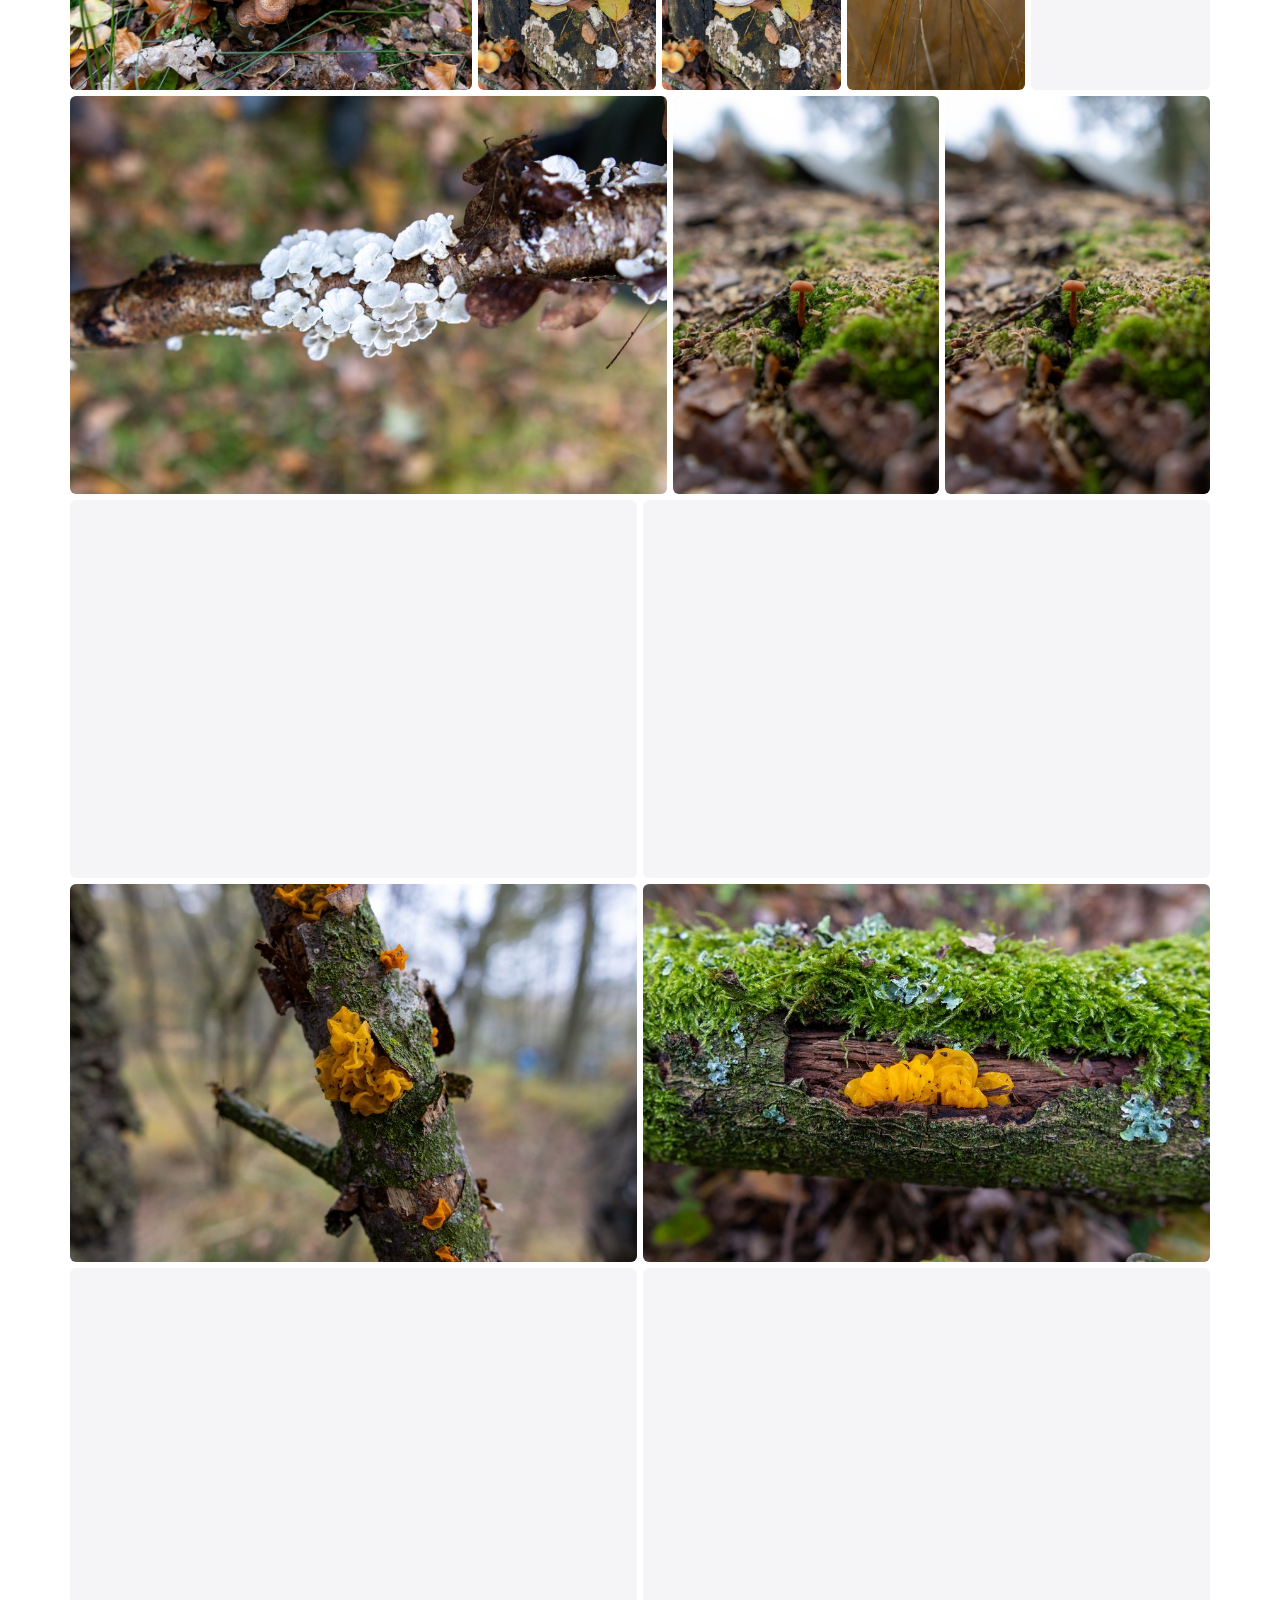
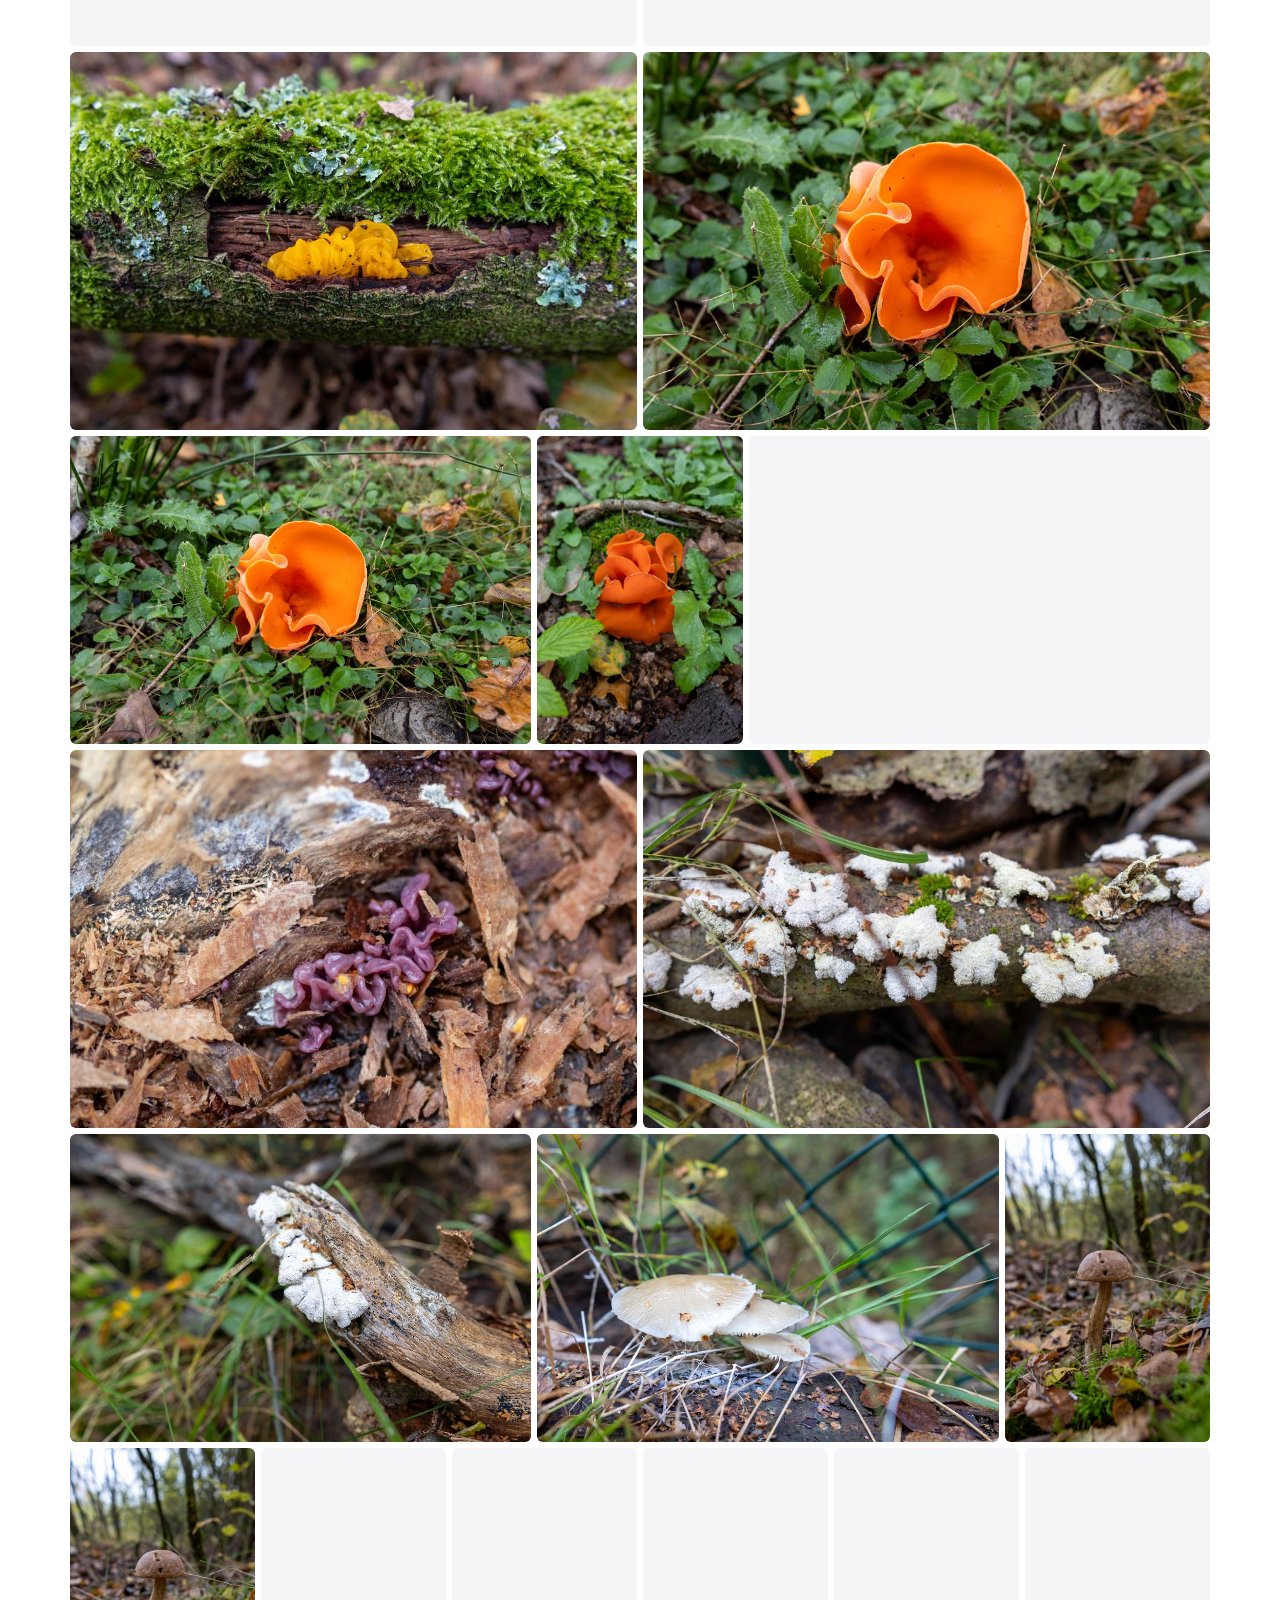
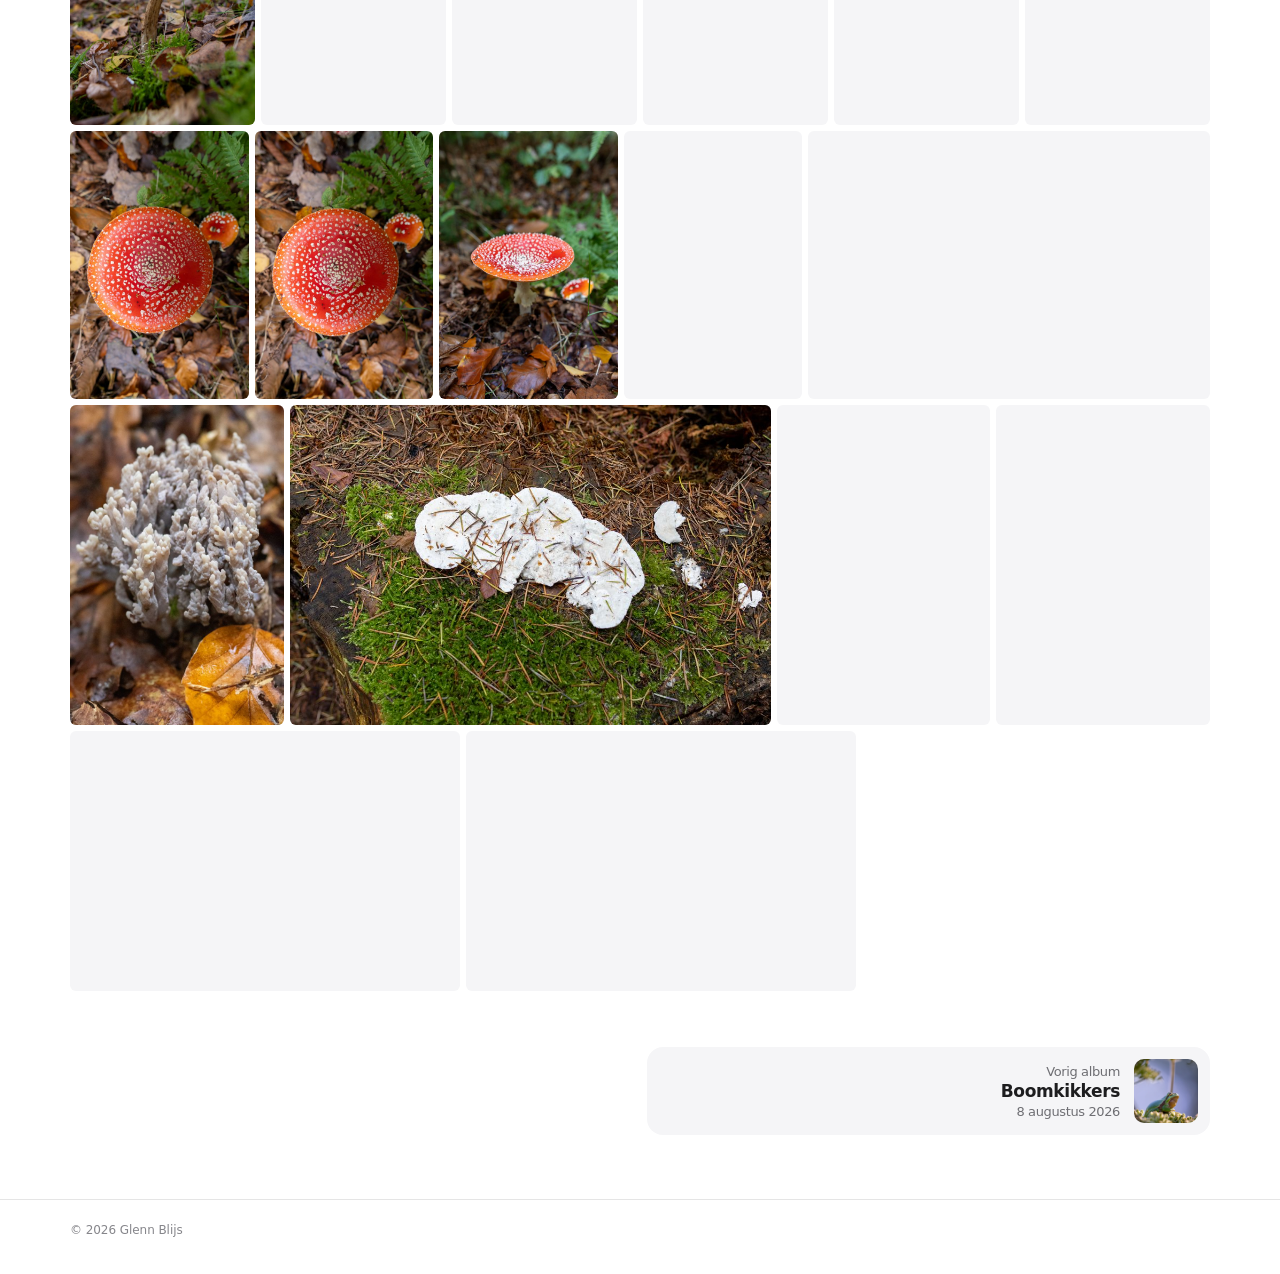
<file: docs/album/2026-11-07-paddestoelen-wielewaal/index.html>
<!doctype html>
<html lang="nl">
<head>
<meta charset="utf-8">
<meta name="viewport" content="width=device-width, initial-scale=1, viewport-fit=cover">
<title>Paddestoelen · Fotoalbum</title>
<meta name="description" content="Landgoed Wielewaal · 7 november 2026 · 59 foto&#x27;s">
<meta name="robots" content="noindex">
<meta name="theme-color" content="#ffffff" media="(prefers-color-scheme: light)">
<meta name="theme-color" content="#000000" media="(prefers-color-scheme: dark)">
<meta property="og:type" content="website">
<meta property="og:site_name" content="Fotoalbum · Glenn Blijs">
<meta property="og:title" content="Paddestoelen">
<meta property="og:description" content="Landgoed Wielewaal · 7 november 2026 · 59 foto&#x27;s">
<meta property="og:url" content="https://glennbuilds.github.io/Fotos/album/2026-11-07-paddestoelen-wielewaal/">
<meta property="og:image" content="https://glennbuilds.github.io/Fotos/img/2026-11-07-paddestoelen-wielewaal/og.jpg">
<meta property="og:image:width" content="1200">
<meta property="og:image:height" content="630">
<meta name="twitter:card" content="summary_large_image">
<link rel="icon" href="../../assets/icon.svg" type="image/svg+xml">
<link rel="apple-touch-icon" href="../../assets/icon-180.png">
<link rel="manifest" href="../../manifest.webmanifest">
<meta name="apple-mobile-web-app-capable" content="yes">
<meta name="apple-mobile-web-app-title" content="Fotoalbum">
<meta name="apple-mobile-web-app-status-bar-style" content="default">
<link rel="stylesheet" href="../../assets/style.css?v=202611111435">
</head>
<body class="page-album">
<header class="topbar">
  <div class="wrap topbar-in">
    <a class="back" href="../../"><svg viewBox="0 0 24 24" aria-hidden="true"><path d="M15 4.5 7.5 12l7.5 7.5"/></svg><span>Albums</span></a>
    <span class="top-title" aria-hidden="true">Paddestoelen</span>
  </div>
</header>
<main class="wrap album">
  <header class="album-head">
    <h1>Paddestoelen</h1>
    <p class="album-sub">Landgoed Wielewaal · 7 november 2026 · 59 foto&#x27;s · 22 soorten</p>
    
    <p class="album-stats" hidden></p>
  </header>
  <section class="day"><div class="grid"><a class="tile" href="#5" data-id="5" style="--ar:0.6667;flex-grow:66.67"><img src="../../img/2026-11-07-paddestoelen-wielewaal/5-sm.jpg" alt="Foto 5" loading="lazy" decoding="async" width="600" height="900"><span class="badges"></span></a><a class="tile" href="#7" data-id="7" style="--ar:0.6667;flex-grow:66.67"><img src="../../img/2026-11-07-paddestoelen-wielewaal/7-sm.jpg" alt="Foto 7" loading="lazy" decoding="async" width="600" height="900"><span class="badges"></span></a><a class="tile" href="#8" data-id="8" style="--ar:0.6667;flex-grow:66.67"><img src="../../img/2026-11-07-paddestoelen-wielewaal/8-sm.jpg" alt="Foto 8" loading="lazy" decoding="async" width="600" height="900"><span class="badges"></span></a><a class="tile" href="#10" data-id="10" style="--ar:1.5000;flex-grow:150.00"><img src="../../img/2026-11-07-paddestoelen-wielewaal/10-sm.jpg" alt="Foto 10" loading="lazy" decoding="async" width="900" height="600"><span class="badges"></span></a><a class="tile" href="#16" data-id="16" style="--ar:0.6667;flex-grow:66.67"><img src="../../img/2026-11-07-paddestoelen-wielewaal/16-sm.jpg" alt="Foto 16" loading="lazy" decoding="async" width="600" height="900"><span class="badges"></span></a><a class="tile" href="#17" data-id="17" style="--ar:0.6667;flex-grow:66.67"><img src="../../img/2026-11-07-paddestoelen-wielewaal/17-sm.jpg" alt="Foto 17" loading="lazy" decoding="async" width="600" height="900"><span class="badges"></span></a><a class="tile" href="#18" data-id="18" style="--ar:0.6667;flex-grow:66.67"><img src="../../img/2026-11-07-paddestoelen-wielewaal/18-sm.jpg" alt="Foto 18" loading="lazy" decoding="async" width="600" height="900"><span class="badges"></span></a><a class="tile" href="#19" data-id="19" style="--ar:0.6667;flex-grow:66.67"><img src="../../img/2026-11-07-paddestoelen-wielewaal/19-sm.jpg" alt="Foto 19" loading="lazy" decoding="async" width="600" height="900"><span class="badges"></span></a><a class="tile" href="#20" data-id="20" style="--ar:0.6667;flex-grow:66.67"><img src="../../img/2026-11-07-paddestoelen-wielewaal/20-sm.jpg" alt="Foto 20" loading="lazy" decoding="async" width="600" height="900"><span class="badges"></span></a><a class="tile" href="#22" data-id="22" style="--ar:1.5000;flex-grow:150.00"><img src="../../img/2026-11-07-paddestoelen-wielewaal/22-sm.jpg" alt="Foto 22" loading="lazy" decoding="async" width="900" height="600"><span class="badges"></span></a><a class="tile" href="#25" data-id="25" style="--ar:0.6667;flex-grow:66.67"><img src="../../img/2026-11-07-paddestoelen-wielewaal/25-sm.jpg" alt="Foto 25" loading="lazy" decoding="async" width="600" height="900"><span class="badges"></span></a><a class="tile" href="#27" data-id="27" style="--ar:0.6667;flex-grow:66.67"><img src="../../img/2026-11-07-paddestoelen-wielewaal/27-sm.jpg" alt="Foto 27" loading="lazy" decoding="async" width="600" height="900"><span class="badges"></span></a><a class="tile" href="#28" data-id="28" style="--ar:1.5000;flex-grow:150.00"><img src="../../img/2026-11-07-paddestoelen-wielewaal/28-sm.jpg" alt="Foto 28" loading="lazy" decoding="async" width="900" height="600"><span class="badges"></span></a><a class="tile" href="#29" data-id="29" style="--ar:0.6667;flex-grow:66.67"><img src="../../img/2026-11-07-paddestoelen-wielewaal/29-sm.jpg" alt="Foto 29" loading="lazy" decoding="async" width="600" height="900"><span class="badges"></span></a><a class="tile" href="#30" data-id="30" style="--ar:0.6667;flex-grow:66.67"><img src="../../img/2026-11-07-paddestoelen-wielewaal/30-sm.jpg" alt="Foto 30" loading="lazy" decoding="async" width="600" height="900"><span class="badges"></span></a><a class="tile" href="#31" data-id="31" style="--ar:1.5000;flex-grow:150.00"><img src="../../img/2026-11-07-paddestoelen-wielewaal/31-sm.jpg" alt="Foto 31" loading="lazy" decoding="async" width="900" height="600"><span class="badges"></span></a><a class="tile" href="#32" data-id="32" style="--ar:0.6667;flex-grow:66.67"><img src="../../img/2026-11-07-paddestoelen-wielewaal/32-sm.jpg" alt="Foto 32" loading="lazy" decoding="async" width="600" height="900"><span class="badges"></span></a><a class="tile" href="#33" data-id="33" style="--ar:0.6667;flex-grow:66.67"><img src="../../img/2026-11-07-paddestoelen-wielewaal/33-sm.jpg" alt="Foto 33" loading="lazy" decoding="async" width="600" height="900"><span class="badges"></span></a><a class="tile" href="#34" data-id="34" style="--ar:1.5000;flex-grow:150.00"><img src="../../img/2026-11-07-paddestoelen-wielewaal/34-sm.jpg" alt="Foto 34" loading="lazy" decoding="async" width="900" height="600"><span class="badges"></span></a><a class="tile" href="#35" data-id="35" style="--ar:0.6667;flex-grow:66.67"><img src="../../img/2026-11-07-paddestoelen-wielewaal/35-sm.jpg" alt="Foto 35" loading="lazy" decoding="async" width="600" height="900"><span class="badges"></span></a><a class="tile" href="#36" data-id="36" style="--ar:0.6667;flex-grow:66.67"><img src="../../img/2026-11-07-paddestoelen-wielewaal/36-sm.jpg" alt="Foto 36" loading="lazy" decoding="async" width="600" height="900"><span class="badges"></span></a><a class="tile" href="#39" data-id="39" style="--ar:0.6667;flex-grow:66.67"><img src="../../img/2026-11-07-paddestoelen-wielewaal/39-sm.jpg" alt="Foto 39" loading="lazy" decoding="async" width="600" height="900"><span class="badges"></span></a><a class="tile" href="#40" data-id="40" style="--ar:0.6667;flex-grow:66.67"><img src="../../img/2026-11-07-paddestoelen-wielewaal/40-sm.jpg" alt="Foto 40" loading="lazy" decoding="async" width="600" height="900"><span class="badges"></span></a><a class="tile" href="#43" data-id="43" style="--ar:1.5000;flex-grow:150.00"><img src="../../img/2026-11-07-paddestoelen-wielewaal/43-sm.jpg" alt="Foto 43" loading="lazy" decoding="async" width="900" height="600"><span class="badges"></span></a><a class="tile" href="#44" data-id="44" style="--ar:0.6667;flex-grow:66.67"><img src="../../img/2026-11-07-paddestoelen-wielewaal/44-sm.jpg" alt="Foto 44" loading="lazy" decoding="async" width="600" height="900"><span class="badges"></span></a><a class="tile" href="#45" data-id="45" style="--ar:0.6667;flex-grow:66.67"><img src="../../img/2026-11-07-paddestoelen-wielewaal/45-sm.jpg" alt="Foto 45" loading="lazy" decoding="async" width="600" height="900"><span class="badges"></span></a><a class="tile" href="#47" data-id="47" style="--ar:1.5000;flex-grow:150.00"><img src="../../img/2026-11-07-paddestoelen-wielewaal/47-sm.jpg" alt="Foto 47" loading="lazy" decoding="async" width="900" height="600"><span class="badges"></span></a><a class="tile" href="#48" data-id="48" style="--ar:1.5000;flex-grow:150.00"><img src="../../img/2026-11-07-paddestoelen-wielewaal/48-sm.jpg" alt="Foto 48" loading="lazy" decoding="async" width="900" height="600"><span class="badges"></span></a><a class="tile" href="#49" data-id="49" style="--ar:1.5000;flex-grow:150.00"><img src="../../img/2026-11-07-paddestoelen-wielewaal/49-sm.jpg" alt="Foto 49" loading="lazy" decoding="async" width="900" height="600"><span class="badges"></span></a><a class="tile" href="#51" data-id="51" style="--ar:1.5000;flex-grow:150.00"><img src="../../img/2026-11-07-paddestoelen-wielewaal/51-sm.jpg" alt="Foto 51" loading="lazy" decoding="async" width="900" height="600"><span class="badges"></span></a><a class="tile" href="#52" data-id="52" style="--ar:1.5000;flex-grow:150.00"><img src="../../img/2026-11-07-paddestoelen-wielewaal/52-sm.jpg" alt="Foto 52" loading="lazy" decoding="async" width="900" height="600"><span class="badges"></span></a><a class="tile" href="#53" data-id="53" style="--ar:1.5000;flex-grow:150.00"><img src="../../img/2026-11-07-paddestoelen-wielewaal/53-sm.jpg" alt="Foto 53" loading="lazy" decoding="async" width="900" height="600"><span class="badges"></span></a><a class="tile" href="#54" data-id="54" style="--ar:1.5000;flex-grow:150.00"><img src="../../img/2026-11-07-paddestoelen-wielewaal/54-sm.jpg" alt="Foto 54" loading="lazy" decoding="async" width="900" height="600"><span class="badges"></span></a><a class="tile" href="#56" data-id="56" style="--ar:1.5000;flex-grow:150.00"><img src="../../img/2026-11-07-paddestoelen-wielewaal/56-sm.jpg" alt="Foto 56" loading="lazy" decoding="async" width="900" height="600"><span class="badges"></span></a><a class="tile" href="#57" data-id="57" style="--ar:1.5000;flex-grow:150.00"><img src="../../img/2026-11-07-paddestoelen-wielewaal/57-sm.jpg" alt="Foto 57" loading="lazy" decoding="async" width="900" height="600"><span class="badges"></span></a><a class="tile" href="#59" data-id="59" style="--ar:0.6667;flex-grow:66.67"><img src="../../img/2026-11-07-paddestoelen-wielewaal/59-sm.jpg" alt="Foto 59" loading="lazy" decoding="async" width="600" height="900"><span class="badges"></span></a><a class="tile" href="#60" data-id="60" style="--ar:1.5000;flex-grow:150.00"><img src="../../img/2026-11-07-paddestoelen-wielewaal/60-sm.jpg" alt="Foto 60" loading="lazy" decoding="async" width="900" height="600"><span class="badges"></span></a><a class="tile" href="#61" data-id="61" style="--ar:1.5000;flex-grow:150.00"><img src="../../img/2026-11-07-paddestoelen-wielewaal/61-sm.jpg" alt="Foto 61" loading="lazy" decoding="async" width="900" height="600"><span class="badges"></span></a><a class="tile" href="#62" data-id="62" style="--ar:1.5000;flex-grow:150.00"><img src="../../img/2026-11-07-paddestoelen-wielewaal/62-sm.jpg" alt="Foto 62" loading="lazy" decoding="async" width="900" height="600"><span class="badges"></span></a><a class="tile" href="#63" data-id="63" style="--ar:1.5000;flex-grow:150.00"><img src="../../img/2026-11-07-paddestoelen-wielewaal/63-sm.jpg" alt="Foto 63" loading="lazy" decoding="async" width="900" height="600"><span class="badges"></span></a><a class="tile" href="#64" data-id="64" style="--ar:1.5000;flex-grow:150.00"><img src="../../img/2026-11-07-paddestoelen-wielewaal/64-sm.jpg" alt="Foto 64" loading="lazy" decoding="async" width="900" height="600"><span class="badges"></span></a><a class="tile" href="#65" data-id="65" style="--ar:0.6667;flex-grow:66.67"><img src="../../img/2026-11-07-paddestoelen-wielewaal/65-sm.jpg" alt="Foto 65" loading="lazy" decoding="async" width="600" height="900"><span class="badges"></span></a><a class="tile" href="#66" data-id="66" style="--ar:0.6667;flex-grow:66.67"><img src="../../img/2026-11-07-paddestoelen-wielewaal/66-sm.jpg" alt="Foto 66" loading="lazy" decoding="async" width="600" height="900"><span class="badges"></span></a><a class="tile" href="#67" data-id="67" style="--ar:0.6667;flex-grow:66.67"><img src="../../img/2026-11-07-paddestoelen-wielewaal/67-sm.jpg" alt="Foto 67" loading="lazy" decoding="async" width="600" height="900"><span class="badges"></span></a><a class="tile" href="#68" data-id="68" style="--ar:0.6667;flex-grow:66.67"><img src="../../img/2026-11-07-paddestoelen-wielewaal/68-sm.jpg" alt="Foto 68" loading="lazy" decoding="async" width="600" height="900"><span class="badges"></span></a><a class="tile" href="#69" data-id="69" style="--ar:0.6667;flex-grow:66.67"><img src="../../img/2026-11-07-paddestoelen-wielewaal/69-sm.jpg" alt="Foto 69" loading="lazy" decoding="async" width="600" height="900"><span class="badges"></span></a><a class="tile" href="#70" data-id="70" style="--ar:0.6667;flex-grow:66.67"><img src="../../img/2026-11-07-paddestoelen-wielewaal/70-sm.jpg" alt="Foto 70" loading="lazy" decoding="async" width="600" height="900"><span class="badges"></span></a><a class="tile" href="#71" data-id="71" style="--ar:0.6667;flex-grow:66.67"><img src="../../img/2026-11-07-paddestoelen-wielewaal/71-sm.jpg" alt="Foto 71" loading="lazy" decoding="async" width="600" height="900"><span class="badges"></span></a><a class="tile" href="#72" data-id="72" style="--ar:0.6667;flex-grow:66.67"><img src="../../img/2026-11-07-paddestoelen-wielewaal/72-sm.jpg" alt="Foto 72" loading="lazy" decoding="async" width="600" height="900"><span class="badges"></span></a><a class="tile" href="#73" data-id="73" style="--ar:0.6667;flex-grow:66.67"><img src="../../img/2026-11-07-paddestoelen-wielewaal/73-sm.jpg" alt="Foto 73" loading="lazy" decoding="async" width="600" height="900"><span class="badges"></span></a><a class="tile" href="#74" data-id="74" style="--ar:0.6667;flex-grow:66.67"><img src="../../img/2026-11-07-paddestoelen-wielewaal/74-sm.jpg" alt="Foto 74" loading="lazy" decoding="async" width="600" height="900"><span class="badges"></span></a><a class="tile" href="#75" data-id="75" style="--ar:0.6667;flex-grow:66.67"><img src="../../img/2026-11-07-paddestoelen-wielewaal/75-sm.jpg" alt="Foto 75" loading="lazy" decoding="async" width="600" height="900"><span class="badges"></span></a><a class="tile" href="#76" data-id="76" style="--ar:1.5000;flex-grow:150.00"><img src="../../img/2026-11-07-paddestoelen-wielewaal/76-sm.jpg" alt="Foto 76" loading="lazy" decoding="async" width="900" height="600"><span class="badges"></span></a><a class="tile" href="#77" data-id="77" style="--ar:0.6667;flex-grow:66.67"><img src="../../img/2026-11-07-paddestoelen-wielewaal/77-sm.jpg" alt="Foto 77" loading="lazy" decoding="async" width="600" height="900"><span class="badges"></span></a><a class="tile" href="#78" data-id="78" style="--ar:1.5000;flex-grow:150.00"><img src="../../img/2026-11-07-paddestoelen-wielewaal/78-sm.jpg" alt="Foto 78" loading="lazy" decoding="async" width="900" height="600"><span class="badges"></span></a><a class="tile" href="#81" data-id="81" style="--ar:0.6667;flex-grow:66.67"><img src="../../img/2026-11-07-paddestoelen-wielewaal/81-sm.jpg" alt="Foto 81" loading="lazy" decoding="async" width="600" height="900"><span class="badges"></span></a><a class="tile" href="#82" data-id="82" style="--ar:0.6667;flex-grow:66.67"><img src="../../img/2026-11-07-paddestoelen-wielewaal/82-sm.jpg" alt="Foto 82" loading="lazy" decoding="async" width="600" height="900"><span class="badges"></span></a><a class="tile" href="#83" data-id="83" style="--ar:1.5000;flex-grow:150.00"><img src="../../img/2026-11-07-paddestoelen-wielewaal/83-sm.jpg" alt="Foto 83" loading="lazy" decoding="async" width="900" height="600"><span class="badges"></span></a><a class="tile" href="#84" data-id="84" style="--ar:1.5000;flex-grow:150.00"><img src="../../img/2026-11-07-paddestoelen-wielewaal/84-sm.jpg" alt="Foto 84" loading="lazy" decoding="async" width="900" height="600"><span class="badges"></span></a></div></section>
  <nav class="album-nav" aria-label="Andere albums"><span></span><a class="nav-card" href="../../album/2026-08-08-boomkikkers/"><img src="../../img/2026-08-08-boomkikkers/32-sm.jpg" alt="" loading="lazy"><span><small>Vorig album</small><b>Boomkikkers</b><em>8 augustus 2026</em></span></a></nav>
</main>
<footer class="footer"><div class="wrap">
  <p>© 2026 Glenn Blijs</p>
</div></footer>
<script type="application/json" id="site-data">{"api": "https://fotoalbum-api.glennbuilds.workers.dev", "title": "Fotoalbum", "owner": "Glenn Blijs", "vapid": "BFu1TZY3sKF83u26KjvvBQ8EnadUFc5NveF6qiBNms3tX4vy3n6N7NVZ3670zwaqdDp9XOVEssO_TxUc2N9Slt4", "v": "202611111435"}</script>
<script type="application/json" id="page-data">{"slug": "2026-11-07-paddestoelen-wielewaal", "title": "Paddestoelen", "date": "7 november 2026", "url": "https://glennbuilds.github.io/Fotos/album/2026-11-07-paddestoelen-wielewaal/", "photos": [{"id": "5", "w": 1707, "h": 2560, "camera": "Canon EOS R50", "lens": "16mm F1.4 DC DN | Contemporary 017", "settings": "16 mm · f/2.5 · 1/40 s · ISO 160", "taken": "2026-11-07T10:46:38", "sp": {"sci": "Russula caerulea", "nl": "Papilrussula", "url": "https://waarneming.nl/species/673659/", "niveau": "Soort", "bron": "iNaturalist", "status": "Research Grade", "zeker": true, "via": "3"}}, {"id": "7", "w": 1707, "h": 2560, "camera": "Canon EOS R50", "lens": "16mm F1.4 DC DN | Contemporary 017", "settings": "16 mm · f/2.5 · 1/40 s · ISO 200", "taken": "2026-11-07T10:49:42", "sp": {"sci": "Chlorophyllum rhacodes", "nl": "Gewone knolparasolzwam", "url": "https://waarneming.nl/species/672882/", "niveau": "Soort", "bron": "iNaturalist", "status": "Needs ID", "zeker": false}}, {"id": "8", "w": 1707, "h": 2560, "camera": "Canon EOS R50", "lens": "16mm F1.4 DC DN | Contemporary 017", "settings": "16 mm · f/2.5 · 1/40 s · ISO 160", "taken": "2026-11-07T10:49:44", "sp": {"sci": "Chlorophyllum rhacodes", "nl": "Gewone knolparasolzwam", "url": "https://waarneming.nl/species/672882/", "niveau": "Soort", "bron": "iNaturalist", "status": "Needs ID", "zeker": false, "via": "7"}}, {"id": "10", "w": 2560, "h": 1707, "camera": "Canon EOS R7", "lens": "16mm F1.4 DC DN | Contemporary 017", "settings": "16 mm · f/5.6 · 1/100 s · ISO 4000", "taken": "2026-11-07T10:52:54", "sp": {"sci": "Paralepista flaccida", "nl": "Roodbruine schijnridderzwam", "url": "https://waarneming.nl/species/15496/", "niveau": "Soort", "bron": "iNaturalist", "status": "Research Grade", "zeker": true}}, {"id": "16", "w": 1707, "h": 2560, "camera": "Canon EOS R7", "lens": "16mm F1.4 DC DN | Contemporary 017", "settings": "16 mm · f/5.6 · 1/100 s · ISO 320", "taken": "2026-11-07T11:11:50", "sp": {"sci": "Agaricales", "nl": "Plaatjeszwammen", "url": "", "niveau": "Orde", "bron": "iNaturalist", "status": "Needs ID", "zeker": false}}, {"id": "17", "w": 1707, "h": 2560, "camera": "Canon EOS R7", "lens": "16mm F1.4 DC DN | Contemporary 017", "settings": "16 mm · f/5.6 · 1/100 s · ISO 320", "taken": "2026-11-07T11:11:52", "sp": {"sci": "Agaricales", "nl": "Plaatjeszwammen", "url": "", "niveau": "Orde", "bron": "iNaturalist", "status": "Needs ID", "zeker": false}}, {"id": "18", "w": 1706, "h": 2560, "camera": "Canon EOS R7", "lens": "16mm F1.4 DC DN | Contemporary 017", "settings": "16 mm · f/5.6 · 1/100 s · ISO 640", "taken": "2026-11-07T11:13:01", "sp": {"sci": "Panaeolus acuminatus", "nl": "Spitse vlekplaat", "url": "https://waarneming.nl/species/15558/", "niveau": "Soort", "bron": "iNaturalist", "status": "Needs ID", "zeker": false}}, {"id": "19", "w": 1707, "h": 2560, "camera": "Canon EOS R7", "lens": "16mm F1.4 DC DN | Contemporary 017", "settings": "16 mm · f/5.6 · 1/100 s · ISO 800", "taken": "2026-11-07T11:18:10"}, {"id": "20", "w": 1707, "h": 2560, "camera": "Canon EOS R7", "lens": "16mm F1.4 DC DN | Contemporary 017", "settings": "16 mm · f/5.6 · 1/100 s · ISO 1000", "taken": "2026-11-07T11:18:18"}, {"id": "22", "w": 2560, "h": 1707, "camera": "Canon EOS R7", "lens": "16mm F1.4 DC DN | Contemporary 017", "settings": "16 mm · f/5.6 · 1/100 s · ISO 200", "taken": "2026-11-07T11:31:19"}, {"id": "25", "w": 1707, "h": 2560, "camera": "Canon EOS R7", "lens": "16mm F1.4 DC DN | Contemporary 017", "settings": "16 mm · f/5 · 1/100 s · ISO 1600", "taken": "2026-11-07T11:35:31"}, {"id": "27", "w": 1707, "h": 2560, "camera": "Canon EOS R7", "lens": "16mm F1.4 DC DN | Contemporary 017", "settings": "16 mm · f/1.4 · 1/200 s · ISO 125", "taken": "2026-11-07T11:38:18", "sp": {"sci": "Psathyrellaceae", "nl": "", "url": "", "niveau": "Familie", "bron": "iNaturalist", "status": "Needs ID", "zeker": false}}, {"id": "28", "w": 2560, "h": 1707, "camera": "Canon EOS R7", "lens": "16mm F1.4 DC DN | Contemporary 017", "settings": "16 mm · f/1.4 · 1/200 s · ISO 100", "taken": "2026-11-07T11:38:45", "sp": {"sci": "Amanita muscaria", "nl": "Vliegenzwam", "url": "https://waarneming.nl/species/15649/", "niveau": "Soort", "bron": "iNaturalist", "status": "Research Grade", "zeker": true}}, {"id": "29", "w": 1707, "h": 2560, "camera": "Canon EOS R7", "lens": "16mm F1.4 DC DN | Contemporary 017", "settings": "16 mm · f/1.4 · 1/200 s · ISO 100", "taken": "2026-11-07T11:38:49", "sp": {"sci": "Amanita muscaria", "nl": "Vliegenzwam", "url": "https://waarneming.nl/species/15649/", "niveau": "Soort", "bron": "iNaturalist", "status": "Research Grade", "zeker": true, "via": "28"}}, {"id": "30", "w": 1707, "h": 2560, "camera": "Canon EOS R7", "lens": "16mm F1.4 DC DN | Contemporary 017", "settings": "16 mm · f/1.4 · 1/200 s · ISO 100", "taken": "2026-11-07T11:38:55", "sp": {"sci": "Amanita muscaria", "nl": "Vliegenzwam", "url": "https://waarneming.nl/species/15649/", "niveau": "Soort", "bron": "iNaturalist", "status": "Research Grade", "zeker": true, "via": "28"}}, {"id": "31", "w": 2560, "h": 1707, "camera": "Canon EOS R7", "lens": "16mm F1.4 DC DN | Contemporary 017", "settings": "16 mm · f/1.4 · 1/200 s · ISO 100", "taken": "2026-11-07T11:38:59", "sp": {"sci": "Amanita muscaria", "nl": "Vliegenzwam", "url": "https://waarneming.nl/species/15649/", "niveau": "Soort", "bron": "iNaturalist", "status": "Research Grade", "zeker": true, "via": "28"}}, {"id": "32", "w": 1707, "h": 2560, "camera": "Canon EOS R7", "lens": "16mm F1.4 DC DN | Contemporary 017", "settings": "16 mm · f/1.4 · 1/200 s · ISO 500", "taken": "2026-11-07T11:57:20", "sp": {"sci": "Phallus impudicus", "nl": "Grote stinkzwam", "url": "https://waarneming.nl/species/673527/", "niveau": "Soort", "bron": "iNaturalist", "status": "Research Grade", "zeker": true}}, {"id": "33", "w": 1707, "h": 2560, "camera": "Canon EOS R7", "lens": "16mm F1.4 DC DN | Contemporary 017", "settings": "16 mm · f/2 · 1/200 s · ISO 500", "taken": "2026-11-07T12:02:30", "sp": {"sci": "Clitocybe nebularis", "nl": "Nevelzwam", "url": "https://waarneming.nl/species/15410/", "niveau": "Soort", "bron": "iNaturalist", "status": "Research Grade", "zeker": true}}, {"id": "34", "w": 2560, "h": 1707, "camera": "Canon EOS R7", "lens": "16mm F1.4 DC DN | Contemporary 017", "settings": "16 mm · f/2 · 1/200 s · ISO 640", "taken": "2026-11-07T12:04:56", "sp": {"sci": "Armillaria ostoyae", "nl": "Sombere honingzwam", "url": "https://waarneming.nl/species/15547/", "niveau": "Soort", "bron": "iNaturalist", "status": "Research Grade", "zeker": true}}, {"id": "35", "w": 1707, "h": 2560, "camera": "Canon EOS R7", "lens": "16mm F1.4 DC DN | Contemporary 017", "settings": "16 mm · f/2.2 · 1/200 s · ISO 500", "taken": "2026-11-07T12:05:37", "sp": {"sci": "Trametes gibbosa", "nl": "Witte bultzwam", "url": "https://waarneming.nl/species/15994/", "niveau": "Soort", "bron": "iNaturalist", "status": "Research Grade", "zeker": true}}, {"id": "36", "w": 1707, "h": 2560, "camera": "Canon EOS R7", "lens": "16mm F1.4 DC DN | Contemporary 017", "settings": "16 mm · f/2.2 · 1/200 s · ISO 500", "taken": "2026-11-07T12:05:39", "sp": {"sci": "Trametes gibbosa", "nl": "Witte bultzwam", "url": "https://waarneming.nl/species/15994/", "niveau": "Soort", "bron": "iNaturalist", "status": "Research Grade", "zeker": true, "via": "35"}}, {"id": "39", "w": 1707, "h": 2560, "camera": "Canon EOS R7", "lens": "16mm F1.4 DC DN | Contemporary 017", "settings": "16 mm · f/1.6 · 1/1600 s · ISO 100", "taken": "2026-11-07T12:56:47", "sp": {"sci": "Argiope bruennichi", "nl": "Wespenspin", "url": "https://waarneming.nl/species/1729/", "niveau": "Soort", "bron": "iNaturalist", "status": "Research Grade", "zeker": true}}, {"id": "40", "w": 1707, "h": 2560, "camera": "Canon EOS R7", "lens": "16mm F1.4 DC DN | Contemporary 017", "settings": "16 mm · f/1.6 · 1/3200 s · ISO 100", "taken": "2026-11-07T12:56:49", "sp": {"sci": "Argiope bruennichi", "nl": "Wespenspin", "url": "https://waarneming.nl/species/1729/", "niveau": "Soort", "bron": "iNaturalist", "status": "Research Grade", "zeker": true, "via": "39"}}, {"id": "43", "w": 2560, "h": 1707, "camera": "Canon EOS R7", "lens": "16mm F1.4 DC DN | Contemporary 017", "settings": "16 mm · f/1.6 · 1/1600 s · ISO 320", "taken": "2026-11-07T13:07:11", "sp": {"sci": "Plicatura crispa", "nl": "Plooivlieswaaiertje", "url": "https://waarneming.nl/species/14270/", "niveau": "Soort", "bron": "iNaturalist", "status": "Research Grade", "zeker": true}}, {"id": "44", "w": 1707, "h": 2560, "camera": "Canon EOS R7", "lens": "16mm F1.4 DC DN | Contemporary 017", "settings": "16 mm · f/1.6 · 1/1600 s · ISO 160", "taken": "2026-11-07T13:09:06"}, {"id": "45", "w": 1707, "h": 2560, "camera": "Canon EOS R7", "lens": "16mm F1.4 DC DN | Contemporary 017", "settings": "16 mm · f/1.6 · 1/1600 s · ISO 160", "taken": "2026-11-07T13:09:07"}, {"id": "47", "w": 2560, "h": 1707, "camera": "Canon EOS R7", "lens": "16mm F1.4 DC DN | Contemporary 017", "settings": "16 mm · f/3.5 · 1/500 s · ISO 800", "taken": "2026-11-07T13:10:17", "sp": {"sci": "Tremella mesenterica", "nl": "Gele trilzwam", "url": "https://waarneming.nl/species/16528/", "niveau": "Soort", "bron": "iNaturalist", "status": "Research Grade", "zeker": true, "via": "48"}}, {"id": "48", "w": 2560, "h": 1707, "camera": "Canon EOS R7", "lens": "16mm F1.4 DC DN | Contemporary 017", "settings": "16 mm · f/3.5 · 1/500 s · ISO 800", "taken": "2026-11-07T13:10:17", "sp": {"sci": "Tremella mesenterica", "nl": "Gele trilzwam", "url": "https://waarneming.nl/species/16528/", "niveau": "Soort", "bron": "iNaturalist", "status": "Research Grade", "zeker": true}}, {"id": "49", "w": 2560, "h": 1707, "camera": "Canon EOS R7", "lens": "16mm F1.4 DC DN | Contemporary 017", "settings": "16 mm · f/3.5 · 1/500 s · ISO 800", "taken": "2026-11-07T13:10:19", "sp": {"sci": "Tremella mesenterica", "nl": "Gele trilzwam", "url": "https://waarneming.nl/species/16528/", "niveau": "Soort", "bron": "iNaturalist", "status": "Research Grade", "zeker": true, "via": "48"}}, {"id": "51", "w": 2560, "h": 1707, "camera": "Canon EOS R7", "lens": "16mm F1.4 DC DN | Contemporary 017", "settings": "16 mm · f/3.5 · 1/500 s · ISO 1250", "taken": "2026-11-07T13:13:08"}, {"id": "52", "w": 2560, "h": 1707, "camera": "Canon EOS R7", "lens": "16mm F1.4 DC DN | Contemporary 017", "settings": "16 mm · f/3.5 · 1/500 s · ISO 1250", "taken": "2026-11-07T13:13:08"}, {"id": "53", "w": 2560, "h": 1707, "camera": "Canon EOS R7", "lens": "16mm F1.4 DC DN | Contemporary 017", "settings": "16 mm · f/4 · 1/250 s · ISO 800", "taken": "2026-11-07T13:13:21"}, {"id": "54", "w": 2560, "h": 1707, "camera": "Canon EOS R7", "lens": "16mm F1.4 DC DN | Contemporary 017", "settings": "16 mm · f/4 · 1/250 s · ISO 640", "taken": "2026-11-07T13:13:22"}, {"id": "56", "w": 2560, "h": 1707, "camera": "Canon EOS R7", "lens": "16mm F1.4 DC DN | Contemporary 017", "settings": "16 mm · f/4 · 1/250 s · ISO 500", "taken": "2026-11-07T13:23:09", "sp": {"sci": "Aleuria aurantia", "nl": "Grote oranje bekerzwam", "url": "https://waarneming.nl/species/16203/", "niveau": "Soort", "bron": "iNaturalist", "status": "Research Grade", "zeker": true}}, {"id": "57", "w": 2560, "h": 1707, "camera": "Canon EOS R7", "lens": "16mm F1.4 DC DN | Contemporary 017", "settings": "16 mm · f/2.8 · 1/250 s · ISO 200", "taken": "2026-11-07T13:23:23", "sp": {"sci": "Aleuria aurantia", "nl": "Grote oranje bekerzwam", "url": "https://waarneming.nl/species/16203/", "niveau": "Soort", "bron": "iNaturalist", "status": "Research Grade", "zeker": true, "via": "56"}}, {"id": "59", "w": 1707, "h": 2560, "camera": "Canon EOS R7", "lens": "16mm F1.4 DC DN | Contemporary 017", "settings": "16 mm · f/2.8 · 1/250 s · ISO 250", "taken": "2026-11-07T13:23:47"}, {"id": "60", "w": 2560, "h": 1707, "camera": "Canon EOS R50", "lens": "105.0 mm", "settings": "105 mm · f/4 · 1/100 s · ISO 320", "taken": "2026-11-07T13:27:41", "sp": {"sci": "Ascocoryne", "nl": "Knoopzwam", "url": "", "niveau": "Geslacht", "bron": "iNaturalist", "status": "Needs ID", "zeker": false, "via": "61"}}, {"id": "61", "w": 2560, "h": 1707, "camera": "Canon EOS R50", "lens": "105.0 mm", "settings": "105 mm · f/2.8 · 1/320 s · ISO 800", "taken": "2026-11-07T13:28:00", "sp": {"sci": "Ascocoryne", "nl": "Knoopzwam", "url": "", "niveau": "Geslacht", "bron": "iNaturalist", "status": "Needs ID", "zeker": false}}, {"id": "62", "w": 2560, "h": 1707, "camera": "Canon EOS R7", "lens": "16mm F1.4 DC DN | Contemporary 017", "settings": "16 mm · f/2.8 · 1/250 s · ISO 250", "taken": "2026-11-07T13:43:55", "sp": {"sci": "Schizophyllum commune", "nl": "Waaiertje", "url": "https://waarneming.nl/species/13776/", "niveau": "Soort", "bron": "iNaturalist", "status": "Research Grade", "zeker": true}}, {"id": "63", "w": 2560, "h": 1707, "camera": "Canon EOS R7", "lens": "16mm F1.4 DC DN | Contemporary 017", "settings": "16 mm · f/2.8 · 1/250 s · ISO 200", "taken": "2026-11-07T13:44:28"}, {"id": "64", "w": 2560, "h": 1707, "camera": "Canon EOS R7", "lens": "16mm F1.4 DC DN | Contemporary 017", "settings": "16 mm · f/2.8 · 1/250 s · ISO 250", "taken": "2026-11-07T13:45:43", "sp": {"sci": "Oudemansiella mucida", "nl": "Porseleinzwam", "url": "https://waarneming.nl/species/15467/", "niveau": "Soort", "bron": "iNaturalist", "status": "Needs ID", "zeker": false}}, {"id": "65", "w": 1707, "h": 2560, "camera": "Canon EOS R7", "lens": "16mm F1.4 DC DN | Contemporary 017", "settings": "16 mm · f/2.8 · 1/250 s · ISO 320", "taken": "2026-11-07T13:48:48", "sp": {"sci": "Leccinum scabrum", "nl": "Berkenboleet", "url": "https://waarneming.nl/species/15185/", "niveau": "Soort", "bron": "iNaturalist", "status": "Needs ID", "zeker": false}}, {"id": "66", "w": 1707, "h": 2560, "camera": "Canon EOS R7", "lens": "16mm F1.4 DC DN | Contemporary 017", "settings": "16 mm · f/2.8 · 1/250 s · ISO 320", "taken": "2026-11-07T13:48:50", "sp": {"sci": "Leccinum scabrum", "nl": "Berkenboleet", "url": "https://waarneming.nl/species/15185/", "niveau": "Soort", "bron": "iNaturalist", "status": "Needs ID", "zeker": false, "via": "65"}}, {"id": "67", "w": 1707, "h": 2560, "camera": "Canon EOS R50", "lens": "105.0 mm", "settings": "105 mm · f/4.5 · 1/320 s · ISO 5000", "taken": "2026-11-07T13:53:58", "sp": {"sci": "Daedaleopsis confragosa", "nl": "Roodporiehoutzwam", "url": "https://waarneming.nl/species/15931/", "niveau": "Soort", "bron": "iNaturalist", "status": "Research Grade", "zeker": true}}, {"id": "68", "w": 1707, "h": 2560, "camera": "Canon EOS R50", "lens": "105.0 mm", "settings": "105 mm · f/4.5 · 1/320 s · ISO 5000", "taken": "2026-11-07T13:53:58", "sp": {"sci": "Daedaleopsis confragosa", "nl": "Roodporiehoutzwam", "url": "https://waarneming.nl/species/15931/", "niveau": "Soort", "bron": "iNaturalist", "status": "Research Grade", "zeker": true, "via": "67"}}, {"id": "69", "w": 1707, "h": 2560, "camera": "Canon EOS R7", "lens": "16mm F1.4 DC DN | Contemporary 017", "settings": "16 mm · f/2.8 · 1/250 s · ISO 200", "taken": "2026-11-07T13:59:52"}, {"id": "70", "w": 1707, "h": 2560, "camera": "Canon EOS R7", "lens": "16mm F1.4 DC DN | Contemporary 017", "settings": "16 mm · f/2.8 · 1/250 s · ISO 500", "taken": "2026-11-07T14:42:20"}, {"id": "71", "w": 1707, "h": 2560, "camera": "Canon EOS R7", "lens": "16mm F1.4 DC DN | Contemporary 017", "settings": "16 mm · f/2.8 · 1/250 s · ISO 500", "taken": "2026-11-07T14:42:20"}, {"id": "72", "w": 1707, "h": 2560, "camera": "Canon EOS R7", "lens": "16mm F1.4 DC DN | Contemporary 017", "settings": "16 mm · f/2.8 · 1/250 s · ISO 800", "taken": "2026-11-07T14:42:48"}, {"id": "73", "w": 1707, "h": 2560, "camera": "Canon EOS R7", "lens": "16mm F1.4 DC DN | Contemporary 017", "settings": "16 mm · f/2.8 · 1/250 s · ISO 800", "taken": "2026-11-07T14:42:48"}, {"id": "74", "w": 1707, "h": 2560, "camera": "Canon EOS R7", "lens": "16mm F1.4 DC DN | Contemporary 017", "settings": "16 mm · f/2.8 · 1/250 s · ISO 500", "taken": "2026-11-07T14:43:34"}, {"id": "75", "w": 1707, "h": 2560, "camera": "Canon EOS R7", "lens": "16mm F1.4 DC DN | Contemporary 017", "settings": "16 mm · f/2.8 · 1/250 s · ISO 1250", "taken": "2026-11-07T14:46:33", "sp": {"sci": "Clavulina cinerea", "nl": "Asgrauwe koraalzwam", "url": "https://waarneming.nl/species/15737/", "niveau": "Soort", "bron": "iNaturalist", "status": "Research Grade", "zeker": true, "via": "77"}}, {"id": "76", "w": 2560, "h": 1707, "camera": "Canon EOS R7", "lens": "16mm F1.4 DC DN | Contemporary 017", "settings": "16 mm · f/2.8 · 1/250 s · ISO 1250", "taken": "2026-11-07T14:46:38", "sp": {"sci": "Clavulina cinerea", "nl": "Asgrauwe koraalzwam", "url": "https://waarneming.nl/species/15737/", "niveau": "Soort", "bron": "iNaturalist", "status": "Research Grade", "zeker": true, "via": "77"}}, {"id": "77", "w": 1707, "h": 2560, "camera": "Canon EOS R50", "lens": "105.0 mm", "settings": "105 mm · f/4.5 · 1/320 s · ISO 6400", "taken": "2026-11-07T14:46:48", "sp": {"sci": "Clavulina cinerea", "nl": "Asgrauwe koraalzwam", "url": "https://waarneming.nl/species/15737/", "niveau": "Soort", "bron": "iNaturalist", "status": "Research Grade", "zeker": true}}, {"id": "78", "w": 2560, "h": 1707, "camera": "Canon EOS R7", "lens": "16mm F1.4 DC DN | Contemporary 017", "settings": "16 mm · f/2.8 · 1/250 s · ISO 400", "taken": "2026-11-07T14:54:58", "sp": {"sci": "Calcipostia guttulata", "nl": "Zwetende kaaszwam", "url": "https://waarneming.nl/species/673573/", "niveau": "Soort", "bron": "iNaturalist", "status": "Needs ID", "zeker": false}}, {"id": "81", "w": 1707, "h": 2560, "camera": "Canon EOS R7", "lens": "16mm F1.4 DC DN | Contemporary 017", "settings": "16 mm · f/2.8 · 1/250 s · ISO 4000", "taken": "2026-11-07T15:12:52", "sp": {"sci": "Hygrophorus pustulatus", "nl": "Stippelsteelslijmkop", "url": "https://waarneming.nl/species/14537/", "niveau": "Soort", "bron": "iNaturalist", "status": "Needs ID", "zeker": false}}, {"id": "82", "w": 1706, "h": 2560, "camera": "Canon EOS R7", "lens": "16mm F1.4 DC DN | Contemporary 017", "settings": "16 mm · f/2.8 · 1/250 s · ISO 2500", "taken": "2026-11-07T15:14:42", "sp": {"sci": "Sparassis crispa", "nl": "Grote sponszwam", "url": "https://waarneming.nl/species/15847/", "niveau": "Soort", "bron": "iNaturalist", "status": "Research Grade", "zeker": true}}, {"id": "83", "w": 2560, "h": 1707, "camera": "Canon EOS R7", "lens": "16mm F1.4 DC DN | Contemporary 017", "settings": "16 mm · f/2.8 · 1/250 s · ISO 2500", "taken": "2026-11-07T15:15:16", "sp": {"sci": "Sparassis crispa", "nl": "Grote sponszwam", "url": "https://waarneming.nl/species/15847/", "niveau": "Soort", "bron": "iNaturalist", "status": "Research Grade", "zeker": true, "via": "82"}}, {"id": "84", "w": 2560, "h": 1707, "camera": "Canon EOS R7", "lens": "16mm F1.4 DC DN | Contemporary 017", "settings": "16 mm · f/2 · 1/250 s · ISO 800", "taken": "2026-11-07T15:31:36", "sp": {"sci": "Apioperdon pyriforme", "nl": "Peervormige stuifzwam", "url": "https://waarneming.nl/species/16500/", "niveau": "Soort", "bron": "iNaturalist", "status": "Research Grade", "zeker": true}}], "dl": "2026-11-07_Paddestoelen"}</script>
<script src="../../assets/app.js?v=202611111435" defer></script>
</body>
</html>
</file>
<file: docs/assets/style.css>
/* Fotoalbum — stijl (Apple-achtig) */
:root {
  --bg: #ffffff;
  --bg-2: #f5f5f7;
  --surface: #ffffff;
  --fill: rgba(118, 118, 128, .12);
  --fill-2: rgba(118, 118, 128, .2);
  --ink: #1d1d1f;
  --ink-2: #6e6e73;
  --ink-3: #86868b;
  --line: rgba(0, 0, 0, .1);
  --blue: #0071e3;
  --heart: #ff2d55;
  --green: #34c759;
  --bar: rgba(255, 255, 255, .78);
  --radius: 18px;
  --row-h: 260px;
  --font: -apple-system, BlinkMacSystemFont, "SF Pro Text", "Helvetica Neue", "Segoe UI", Roboto, system-ui, sans-serif;
  --display: -apple-system, BlinkMacSystemFont, "SF Pro Display", "Helvetica Neue", "Segoe UI", Roboto, system-ui, sans-serif;
  color-scheme: light;
}
@media (prefers-color-scheme: dark) {
  :root {
    --bg: #000000;
    --bg-2: #1c1c1e;
    --surface: #1c1c1e;
    --fill: rgba(118, 118, 128, .24);
    --fill-2: rgba(118, 118, 128, .32);
    --ink: #f5f5f7;
    --ink-2: #a1a1a6;
    --ink-3: #8e8e93;
    --line: rgba(255, 255, 255, .14);
    --blue: #2997ff;
    --heart: #ff375f;
    --green: #30d158;
    --bar: rgba(22, 22, 23, .78);
    color-scheme: dark;
  }
}

* { box-sizing: border-box; }
html { -webkit-text-size-adjust: 100%; scroll-behavior: smooth; }
html.lb-open { overflow: hidden; }
body {
  margin: 0; background: var(--bg); color: var(--ink);
  font: 17px/1.47 var(--font); letter-spacing: -.022em;
  -webkit-font-smoothing: antialiased; -moz-osx-font-smoothing: grayscale;
}
img { display: block; max-width: 100%; }
a { color: inherit; text-decoration: none; }
button, input, textarea { font: inherit; color: inherit; letter-spacing: inherit; }
svg { width: 1em; height: 1em; fill: none; stroke: currentColor; stroke-width: 1.9; stroke-linecap: round; stroke-linejoin: round; flex: none; }
[hidden] { display: none !important; }
.wrap { width: 100%; max-width: 1180px; margin: 0 auto; padding: 0 max(20px, env(safe-area-inset-left)); }
.muted { color: var(--ink-2); }
:focus-visible { outline: 3px solid color-mix(in srgb, var(--blue) 60%, transparent); outline-offset: 2px; border-radius: 8px; }

/* ---------- menubalk (glas) */
.topbar {
  position: sticky; top: 0; z-index: 30;
  background: var(--bar);
  backdrop-filter: saturate(1.8) blur(20px); -webkit-backdrop-filter: saturate(1.8) blur(20px);
  border-bottom: .5px solid var(--line);
  padding-top: env(safe-area-inset-top);
  transition: background .3s, border-color .3s, color .3s;
}
.page-home .topbar { position: fixed; left: 0; right: 0; }
.page-home .topbar:not(.solid) { background: transparent; border-color: transparent; backdrop-filter: none; -webkit-backdrop-filter: none; color: #fff; }
.topbar-in { display: flex; align-items: center; justify-content: space-between; height: 52px; gap: 12px; }
.brand { font: 600 19px/1 var(--display); letter-spacing: -.02em; }
.top-actions { display: flex; align-items: center; gap: 4px; }
.back {
  display: inline-flex; align-items: center; gap: 2px; padding: 6px 8px 6px 2px; margin-left: -4px;
  color: var(--blue); font-size: 17px; border: 0; background: none; cursor: pointer;
}
.back svg { width: 22px; height: 22px; stroke-width: 2.2; }
.back:hover { opacity: .7; }

/* beheerknop (alleen eigenaar) */
.owner-btn { position: relative; display: grid; place-items: center; width: 36px; height: 36px; border-radius: 50%; color: var(--blue); }
.owner-btn span { display: none; }
.owner-btn svg { width: 22px; height: 22px; }
.owner-btn:hover { background: var(--fill); }
.page-home .topbar:not(.solid) .owner-btn { color: #fff; }
.owner-btn .dot { position: absolute; top: 0; right: -2px; min-width: 18px; height: 18px; padding: 0 5px; border-radius: 999px; background: #ff3b30; color: #fff; font: 600 11px/18px var(--font); font-style: normal; letter-spacing: 0; text-align: center; }

/* ---------- hero (cover met tekst) */
.hero { position: relative; height: min(88svh, 820px); min-height: 480px; background: #000; overflow: hidden; }
.hero-link { position: absolute; inset: 0; display: block; color: #fff; }
.hero img { position: absolute; inset: 0; width: 100%; height: 100%; object-fit: cover; transform: scale(1.02); transition: transform 2s cubic-bezier(.2, .7, .2, 1); }
.hero-link:hover img { transform: scale(1.05); }
.hero-shade { position: absolute; inset: 0; background: linear-gradient(180deg, rgba(0,0,0,.35) 0%, rgba(0,0,0,0) 18%, rgba(0,0,0,0) 48%, rgba(0,0,0,.66) 100%); }
.hero-text { position: absolute; left: 0; right: 0; bottom: max(36px, 7vh); }
.eyebrow { display: block; font: 600 17px/1.2 var(--display); color: rgba(255,255,255,.85); margin-bottom: 6px; }
.hero h1 { font: 700 clamp(36px, 11vw, 96px)/1.02 var(--display); letter-spacing: -.035em; margin: 0 0 12px; overflow-wrap: break-word; hyphens: auto; }
.hero-meta { margin: 0 0 26px; font-size: clamp(17px, 2vw, 21px); color: rgba(255,255,255,.88); letter-spacing: -.01em; }
.glass-btn {
  display: inline-flex; align-items: center; gap: 6px; height: 44px; padding: 0 22px; border-radius: 999px;
  background: rgba(255,255,255,.22); color: #fff; font-weight: 500; font-size: 17px;
  backdrop-filter: blur(20px) saturate(1.6); -webkit-backdrop-filter: blur(20px) saturate(1.6);
  border: .5px solid rgba(255,255,255,.35); transition: background .2s;
}
.glass-btn svg { width: 16px; height: 16px; stroke-width: 2.4; }
.hero-link:hover .glass-btn { background: rgba(255,255,255,.32); }

/* ---------- home */
.home { padding-top: 48px; padding-bottom: 48px; }
.large-title { font: 700 clamp(34px, 4.5vw, 48px)/1.08 var(--display); letter-spacing: -.03em; margin: 0; }
.subtitle { margin: 6px 0 0; color: var(--ink-2); font-size: 17px; }
.home-head { display: flex; align-items: flex-end; justify-content: space-between; gap: 16px; flex-wrap: wrap; margin-bottom: 22px; }
.toolbar { display: flex; gap: 12px; flex-wrap: wrap; align-items: center; justify-content: space-between; margin-bottom: 32px; }

/* segmentknoppen */
.segmented { display: inline-flex; padding: 2px; border-radius: 9px; background: var(--fill); }
.chip { position: relative; border: 0; background: transparent; padding: 6px 18px; border-radius: 7px; font-size: 14px; font-weight: 500; letter-spacing: -.01em; cursor: pointer; color: var(--ink); transition: background .2s, box-shadow .2s; }
.chip + .chip::before { content: ""; position: absolute; left: 0; top: 7px; bottom: 7px; width: 1px; background: var(--fill-2); transition: opacity .2s; }
.chip[aria-pressed="true"] { background: var(--surface); box-shadow: 0 3px 8px rgba(0,0,0,.12), 0 3px 1px rgba(0,0,0,.04); }
@media (prefers-color-scheme: dark) { .chip[aria-pressed="true"] { background: #636366; } }
.chip[aria-pressed="true"]::before, .chip[aria-pressed="true"] + .chip::before { opacity: 0; }

/* zoekveld */
.search { display: flex; align-items: center; gap: 6px; height: 36px; padding: 0 10px; border-radius: 10px; background: var(--fill); color: var(--ink-3); min-width: min(300px, 100%); }
.search svg { width: 16px; height: 16px; stroke-width: 2.2; }
.search input { border: 0; outline: 0; background: transparent; width: 100%; font-size: 17px; color: var(--ink); }
.search input::placeholder { color: var(--ink-3); }

.years { display: flex; gap: 4px; }
.years a { padding: 4px 10px; border-radius: 8px; color: var(--blue); font-size: 15px; }
.years a:hover { background: var(--fill); }
.year { margin-bottom: 52px; scroll-margin-top: 70px; }
.year-h { display: flex; align-items: baseline; gap: 10px; font: 700 28px/1.1 var(--display); letter-spacing: -.025em; margin: 0 0 18px; }
.year-h small { font: 400 15px var(--font); color: var(--ink-2); letter-spacing: -.01em; }

/* albumkaarten: titel op de foto */
.cards { display: grid; grid-template-columns: repeat(auto-fill, minmax(min(280px, 100%), 1fr)); gap: 22px; }
.card {
  position: relative; display: block; aspect-ratio: 4 / 5; overflow: hidden; border-radius: var(--radius);
  background: var(--bg-2); color: #fff; isolation: isolate;
  box-shadow: 0 1px 2px rgba(0,0,0,.06), 0 10px 30px rgba(0,0,0,.08);
  transition: transform .45s cubic-bezier(.2,.7,.2,1), box-shadow .45s;
}
.card img { position: absolute; inset: 0; width: 100%; height: 100%; object-fit: cover; transition: transform .8s cubic-bezier(.2,.7,.2,1); }
.card:hover { transform: translateY(-3px); box-shadow: 0 2px 4px rgba(0,0,0,.08), 0 18px 40px rgba(0,0,0,.14); }
.card:hover img { transform: scale(1.04); }
.card-shade { position: absolute; inset: 0; background: linear-gradient(180deg, rgba(0,0,0,0) 50%, rgba(0,0,0,.62) 100%); }
.card-text { position: absolute; left: 20px; right: 20px; bottom: 18px; }
.card h3 { font: 700 26px/1.1 var(--display); letter-spacing: -.025em; margin: 0 0 4px; }
.card p { margin: 0; font-size: 15px; color: rgba(255,255,255,.85); letter-spacing: -.01em; }
.card-count { position: absolute; top: 14px; right: 14px; padding: 3px 10px; border-radius: 999px; font-size: 13px; font-weight: 600; background: rgba(0,0,0,.28); backdrop-filter: blur(12px); -webkit-backdrop-filter: blur(12px); }
.empty { text-align: center; color: var(--ink-2); padding: 60px 0; }

/* ---------- album */
.album { padding-top: 28px; padding-bottom: 24px; }
.album-head { margin-bottom: 26px; max-width: 860px; }
.album-head h1 { font: 700 clamp(32px, 8vw, 56px)/1.05 var(--display); letter-spacing: -.035em; margin: 0 0 6px; overflow-wrap: break-word; hyphens: auto; }
.album-sub { margin: 0; color: var(--ink-2); font-size: 17px; }
.lead { font-size: 19px; color: var(--ink); max-width: 62ch; margin: 14px 0 0; letter-spacing: -.015em; }
.album-stats { display: flex; align-items: center; flex-wrap: wrap; gap: 6px 18px; margin: 16px 0 0; color: var(--ink-2); font-size: 15px; }
.album-stats > span { display: inline-flex; align-items: center; gap: 5px; }
.album-stats .h svg { color: var(--heart); fill: var(--heart); stroke: none; }

/* iOS-schakelaar */
.switch { display: inline-flex; align-items: center; gap: 9px; border: 0; background: none; padding: 0; color: var(--ink-2); font-size: 15px; cursor: pointer; }
.switch i { position: relative; width: 42px; height: 26px; border-radius: 999px; background: var(--fill-2); transition: background .25s; }
.switch i::after { content: ""; position: absolute; top: 2px; left: 2px; width: 22px; height: 22px; border-radius: 50%; background: #fff; box-shadow: 0 2px 6px rgba(0,0,0,.18), 0 0 1px rgba(0,0,0,.2); transition: transform .25s cubic-bezier(.3,.7,.3,1.2); }
.switch[aria-checked="true"] i { background: var(--green); }
.switch[aria-checked="true"] i::after { transform: translateX(16px); }

.day + .day { margin-top: 40px; }
.day-h { display: flex; align-items: baseline; gap: 10px; flex-wrap: wrap; font: 700 22px/1.2 var(--display); letter-spacing: -.02em; margin: 0 0 12px; }
.day-h small { font: 400 15px var(--font); color: var(--ink-2); letter-spacing: -.01em; }

/* rasterfoto's: rijen even hoog, breedte naar verhouding (ongewijzigd) */
.grid { display: flex; flex-wrap: wrap; gap: 6px; }
.grid::after { content: ""; flex-grow: 999999; }
.tile {
  position: relative; display: block; overflow: hidden; border-radius: 6px;
  flex-basis: calc(var(--ar) * var(--row-h)); background: var(--bg-2); cursor: zoom-in;
}
.tile::before { content: ""; display: block; padding-bottom: calc(100% / var(--ar)); }
.tile img { position: absolute; inset: 0; width: 100%; height: 100%; object-fit: cover; transition: transform .6s cubic-bezier(.2, .7, .2, 1); }
.tile:hover img { transform: scale(1.035); }
.tile::after { content: ""; position: absolute; inset: 0; background: linear-gradient(180deg, transparent 60%, rgba(0,0,0,.4)); opacity: 0; transition: opacity .3s; }
.tile:hover::after, .show-counts .tile.has-badges::after { opacity: 1; }
html:not(.show-counts) .badges { display: none; }
.badges { position: absolute; z-index: 1; right: 8px; bottom: 7px; display: flex; gap: 10px; color: #fff; font-size: 12px; font-weight: 600; text-shadow: 0 1px 6px rgba(0,0,0,.5); }
.badges span { display: inline-flex; align-items: center; gap: 4px; }
.badges .h svg { fill: #fff; stroke: none; }
@media (max-width: 900px) { :root { --row-h: 190px; } }
@media (max-width: 560px) { :root { --row-h: 132px; } .grid { gap: 3px; } .tile { border-radius: 3px; } }

/* vorig/volgend album */
.album-nav { display: grid; grid-template-columns: 1fr 1fr; gap: 14px; margin-top: 56px; }
.nav-card { display: flex; align-items: center; gap: 14px; padding: 12px; border-radius: 16px; background: var(--bg-2); transition: background .2s; }
.nav-card:hover { background: var(--fill); }
.nav-card:last-child { flex-direction: row-reverse; text-align: right; }
.nav-card img { width: 64px; height: 64px; object-fit: cover; border-radius: 10px; }
.nav-card span { display: flex; flex-direction: column; min-width: 0; }
.nav-card small { font-size: 13px; color: var(--ink-2); }
.nav-card b { font: 600 17px/1.25 var(--display); }
.nav-card em { font-style: normal; font-size: 13px; color: var(--ink-2); }
@media (max-width: 560px) { .album-nav { grid-template-columns: 1fr; } .nav-card:last-child { flex-direction: row; text-align: left; } }

.footer { margin-top: 40px; padding: 22px 0 calc(34px + env(safe-area-inset-bottom)); font-size: 12px; color: var(--ink-3); border-top: .5px solid var(--line); }
.footer p { margin: 0; letter-spacing: -.005em; }
.notfound { padding: 120px 0; text-align: center; }
.notfound h1 { font: 700 34px var(--display); letter-spacing: -.03em; }
.btn { display: inline-flex; align-items: center; gap: 6px; height: 44px; padding: 0 22px; border-radius: 999px; background: var(--blue); color: #fff; font-weight: 500; border: 0; cursor: pointer; font-size: 17px; }
.btn svg { width: 16px; height: 16px; stroke-width: 2.4; }
.btn:hover { filter: brightness(1.08); }

/* ---------- grote weergave (zoals Foto's) */
.lb { position: fixed; inset: 0; z-index: 100; display: flex; background: #000; color: #f5f5f7; opacity: 0; transition: opacity .25s; }
.lb.show { opacity: 1; }
.lb-stage { position: relative; flex: 1; min-width: 0; display: flex; align-items: center; justify-content: center; overflow: hidden; touch-action: pan-x pan-y pinch-zoom; }
.lb-fig { margin: 0; position: absolute; inset: calc(56px + env(safe-area-inset-top)) 64px 96px; }
/* schuifbaan zoals Foto's: native scrollen met vastklikken per foto */
.lb-track {
  position: absolute; inset: 0; display: flex; gap: 20px; overflow-x: auto; overflow-y: hidden;
  scroll-snap-type: x mandatory; overscroll-behavior-x: contain; -webkit-overflow-scrolling: touch;
  scrollbar-width: none; touch-action: pan-x pan-y pinch-zoom;
}
.lb-track::-webkit-scrollbar { display: none; }
.lb-img:not([src]) { visibility: hidden; }
.lb-slide { flex: 0 0 100%; width: 100%; min-width: 0; height: 100%; overflow: hidden; display: flex; align-items: center; justify-content: center; scroll-snap-align: start; scroll-snap-stop: always; }
.lb-img { max-width: 100%; max-height: 100%; object-fit: contain; user-select: none; -webkit-user-select: none; -webkit-user-drag: none; -webkit-touch-callout: none; }
.lb-top {
  position: absolute; top: 0; left: 0; right: 0; z-index: 2; display: grid; grid-template-columns: 1fr auto 1fr; align-items: center;
  height: calc(56px + env(safe-area-inset-top)); padding: env(safe-area-inset-top) 10px 0;
  background: linear-gradient(180deg, rgba(0,0,0,.55), rgba(0,0,0,0));
}
.lb-title { text-align: center; line-height: 1.2; }
.lb-title b { display: block; font-size: 15px; font-weight: 600; }
.lb-title small { font-size: 12px; color: rgba(245,245,247,.6); }
.lb-count { justify-self: end; padding-right: 8px; font-size: 13px; color: rgba(245,245,247,.6); font-variant-numeric: tabular-nums; }
.lb-btn { display: grid; place-items: center; width: 44px; height: 44px; border: 0; border-radius: 50%; background: transparent; cursor: pointer; color: inherit; transition: background .2s; }
.lb-btn:hover { background: rgba(255,255,255,.12); }
.lb-btn svg { width: 22px; height: 22px; }
.lb-close { justify-self: start; }
.lb-nav { position: absolute; top: 50%; transform: translateY(-50%); z-index: 2; width: 48px; height: 48px; background: rgba(255,255,255,.1); backdrop-filter: blur(16px); -webkit-backdrop-filter: blur(16px); }
.lb-prev { left: 10px; } .lb-next { right: 10px; }
.lb-nav:disabled { opacity: 0; pointer-events: none; }
.lb-bar {
  position: absolute; left: 50%; bottom: max(20px, env(safe-area-inset-bottom)); transform: translateX(-50%); z-index: 2;
  display: flex; gap: 2px; padding: 5px; border-radius: 999px;
  background: rgba(44,44,46,.7); backdrop-filter: blur(24px) saturate(1.6); -webkit-backdrop-filter: blur(24px) saturate(1.6);
  border: .5px solid rgba(255,255,255,.12);
}
.lb-act { display: inline-flex; align-items: center; gap: 6px; height: 42px; padding: 0 15px; border: 0; border-radius: 999px; background: transparent; color: inherit; cursor: pointer; font-size: 15px; font-weight: 500; transition: background .2s, color .2s; white-space: nowrap; }
.lb-act:hover { background: rgba(255,255,255,.12); }
.lb-act svg { width: 21px; height: 21px; }
.lb-act.like[aria-pressed="true"] { color: var(--heart); }
.lb-act.like[aria-pressed="true"] svg { fill: var(--heart); stroke: var(--heart); animation: beat .4s; }
.lb-act[aria-expanded="true"] { background: rgba(255,255,255,.18); }
.lb-act .n { font-variant-numeric: tabular-nums; min-width: .6em; }
@keyframes beat { 30% { transform: scale(1.3); } 60% { transform: scale(.92); } }
.lb-pop { position: absolute; left: 50%; top: 50%; width: 100px; height: 100px; margin: -50px 0 0 -50px; pointer-events: none; opacity: 0; }
.lb-pop svg { width: 100%; height: 100%; fill: #fff; stroke: none; filter: drop-shadow(0 6px 24px rgba(0,0,0,.35)); }
.lb-pop.go { animation: pop .9s ease-out; }
@keyframes pop { 0% { opacity: 0; transform: scale(.4); } 20% { opacity: .95; transform: scale(1.1); } 40% { transform: scale(.95); } 70% { opacity: .95; transform: scale(1); } 100% { opacity: 0; transform: scale(1.1) translateY(-16px); } }

/* paneel (iOS-blad, gegroepeerde lijsten) */
.lb-panel { width: 380px; flex: none; display: flex; flex-direction: column; background: #1c1c1e; margin-right: -380px; transition: margin .35s cubic-bezier(.2,.7,.2,1); }
.lb.panel-open .lb-panel { margin-right: 0; }
.lb-panel-head { display: flex; align-items: center; justify-content: space-between; padding: calc(10px + env(safe-area-inset-top)) 12px 4px 20px; }
.lb-panel-head h2 { font: 700 22px var(--display); letter-spacing: -.02em; margin: 0; }
.lb-pclose { width: 30px; height: 30px; background: rgba(118,118,128,.24); }
.lb-pclose svg { width: 14px; height: 14px; stroke-width: 2.6; color: rgba(245,245,247,.7); }
.lb-panel-body { flex: 1; overflow-y: auto; padding: 8px 16px 16px; overscroll-behavior: contain; }
.lb-exif, .lb-likers { display: grid; gap: 3px; padding: 12px 16px; margin: 0 0 12px; border-radius: 12px; background: #2c2c2e; font-size: 15px; color: rgba(245,245,247,.65); }
.lb-exif b { color: #f5f5f7; font-weight: 600; }
.lb-likers { color: #f5f5f7; }
.lb-likers b { display: inline-flex; align-items: center; gap: 6px; font-size: 13px; font-weight: 400; color: rgba(245,245,247,.6); }
.lb-likers svg { width: 13px; height: 13px; color: var(--heart); fill: var(--heart); stroke: none; }
.lb-likers .none { color: rgba(245,245,247,.5); }
.lb-comments { list-style: none; margin: 4px 0 0; padding: 0; display: grid; gap: 14px; }
.lb-comments li { display: grid; grid-template-columns: 32px 1fr; gap: 10px; }
.avatar { width: 32px; height: 32px; border-radius: 50%; display: grid; place-items: center; font-size: 14px; font-weight: 600; color: #fff; }
.lb-comments .who { font-size: 15px; font-weight: 600; }
.lb-comments .who time { font-weight: 400; font-size: 13px; color: rgba(245,245,247,.5); margin-left: 6px; }
.lb-comments p { margin: 2px 0 0; font-size: 15px; white-space: pre-wrap; overflow-wrap: anywhere; }
.lb-note { color: rgba(245,245,247,.5); font-size: 15px; margin: 8px 0; text-align: center; }
.lb-form { padding: 10px 16px 14px; border-top: .5px solid rgba(255,255,255,.12); display: grid; gap: 8px; padding-bottom: max(14px, env(safe-area-inset-bottom)); background: #1c1c1e; }
.lb-form input, .lb-form textarea { width: 100%; border: 0; background: #2c2c2e; border-radius: 10px; padding: 10px 12px; outline: 0; resize: none; color: #f5f5f7; font-size: 17px; }
.lb-form input::placeholder, .lb-form textarea::placeholder { color: rgba(235,235,245,.3); }
.lb-form .row { display: flex; gap: 8px; align-items: center; }
.lb-form .row input { flex: 1; }
.lb-form button { height: 40px; padding: 0 16px; border: 0; border-radius: 999px; background: #0a84ff; color: #fff; font-weight: 600; font-size: 15px; cursor: pointer; }
.lb-form button:disabled { opacity: .4; cursor: default; }
.lb-form .hp { position: absolute; left: -9999px; width: 1px; height: 1px; opacity: 0; }

/* naamvraag: iOS-melding */
.lb-ask { position: absolute; inset: 0; z-index: 10; display: grid; place-items: center; padding: 16px; background: rgba(0,0,0,.4); }
.lb-ask-card {
  width: 280px; border-radius: 14px; overflow: hidden; text-align: center;
  background: rgba(37,37,37,.82); backdrop-filter: blur(40px) saturate(1.8); -webkit-backdrop-filter: blur(40px) saturate(1.8);
  animation: alertIn .25s cubic-bezier(.2,.8,.3,1.2);
}
@keyframes alertIn { from { transform: scale(1.15); opacity: 0; } }
.lb-ask-card h2 { font: 600 17px/1.3 var(--font); margin: 20px 16px 2px; }
.lb-ask-card p { margin: 0 16px 14px; font-size: 13px; line-height: 1.35; color: rgba(245,245,247,.85); }
.lb-ask-card input { display: block; width: calc(100% - 32px); margin: 0 16px 18px; border: .5px solid rgba(255,255,255,.15); background: rgba(0,0,0,.35); border-radius: 7px; padding: 7px 8px; outline: 0; color: #f5f5f7; font-size: 15px; }
.lb-ask-card .row { display: grid; grid-template-columns: 1fr 1fr; border-top: .5px solid rgba(255,255,255,.18); }
.lb-ask-card button { height: 44px; border: 0; background: none; color: #0a84ff; font-size: 17px; cursor: pointer; }
.lb-ask-card button + button { border-left: .5px solid rgba(255,255,255,.18); font-weight: 600; }
.lb-ask-card button:active { background: rgba(255,255,255,.08); }

/* melding onderin */
.toast { position: fixed; left: 50%; bottom: calc(100px + env(safe-area-inset-bottom)); transform: translate(-50%, 16px); z-index: 200; background: rgba(44,44,46,.85); color: #f5f5f7; backdrop-filter: blur(20px); -webkit-backdrop-filter: blur(20px); padding: 10px 18px; border-radius: 999px; font-size: 15px; font-weight: 500; opacity: 0; transition: all .25s; pointer-events: none; }
.toast.show { opacity: 1; transform: translate(-50%, 0); }

@media (max-width: 820px) {
  .lb-fig { inset: calc(56px + env(safe-area-inset-top)) 0 calc(84px + env(safe-area-inset-bottom)); }
  /* pijlen onderin naast de actiebalk, in het zwarte vlak onder de foto */
  .lb-nav {
    top: auto; bottom: calc(max(20px, env(safe-area-inset-bottom)) + 6px); transform: none; width: 42px; height: 42px;
    background: rgba(44,44,46,.7); border: .5px solid rgba(255,255,255,.12); touch-action: manipulation;
  }
  .lb-nav svg { width: 18px; height: 18px; }
  .lb-prev { left: max(10px, env(safe-area-inset-left)); } .lb-next { right: max(10px, env(safe-area-inset-right)); }
  .lb-nav:disabled { opacity: .25; pointer-events: none; }
  .lb-bar { gap: 0; }
  .lb-act { padding: 0 10px; }
  .lb-act .lbl { display: none; }
  /* paneel open: de foto blijft zichtbaar in het vlak erboven */
  .lb-fig { transition: bottom .35s cubic-bezier(.2,.7,.2,1); }
  .lb.panel-open .lb-fig { bottom: calc(62svh + 8px); }
  .lb-panel {
    position: absolute; left: 0; right: 0; bottom: 0; width: auto; height: 62svh; margin: 0; z-index: 5;
    border-radius: 14px 14px 0 0; transform: translateY(100%); transition: transform .35s cubic-bezier(.2,.7,.2,1);
    box-shadow: 0 -10px 40px rgba(0,0,0,.5);
  }
  .lb.panel-open .lb-panel { transform: none; }
  .lb-panel::before { content: ""; width: 36px; height: 5px; border-radius: 3px; background: rgba(255,255,255,.3); margin: 6px auto 0; }
  .lb-panel-head { padding-top: 6px; }
}

/* ---------- beheer (iOS-instellingen-stijl) */
.page-owner { background: var(--bg-2); }
.page-owner .topbar { background: color-mix(in srgb, var(--bg-2) 78%, transparent); }
.owner { padding-top: 22px; padding-bottom: 40px; max-width: 720px; }
.owner-head { display: flex; align-items: flex-end; justify-content: space-between; gap: 12px; margin-bottom: 20px; }
.owner-head h1 { font: 700 34px/1.1 var(--display); letter-spacing: -.03em; margin: 0; }
.owner-head .back { padding: 6px 0; margin: 0; }
.owner h2 { font: 400 13px var(--font); text-transform: uppercase; letter-spacing: 0; color: var(--ink-2); margin: 28px 16px 8px; }
.owner-card { background: var(--surface); border-radius: 12px; padding: 14px 16px; margin-bottom: 12px; }
.owner-card.setup h2 { font: 600 17px var(--font); text-transform: none; color: var(--ink); margin: 0 0 4px; }
.owner-card.setup p { margin: 0 0 12px; font-size: 15px; }
.owner-card h3 { display: flex; align-items: baseline; justify-content: space-between; gap: 10px; font: 600 17px var(--font); margin: 0 0 10px; }
.owner-card h3 a { color: var(--blue); }
.owner-card h3 small { font: 400 15px var(--font); color: var(--ink-2); }
.pair { display: flex; gap: 10px; flex-wrap: wrap; }
.pair input { font-size: 22px; letter-spacing: .25em; width: 8.5em; padding: 8px 12px; border-radius: 10px; border: 0; background: var(--fill); color: var(--ink); }
.err { color: var(--ink-2); font-size: 15px; min-height: 1em; margin: 8px 0 0; }
.steps { padding-left: 20px; margin: 0; } .steps li { margin: 6px 0; }
.people, .comments { list-style: none; margin: 0; padding: 0; }
.people li, .comments li { padding: 10px 0; border-top: .5px solid var(--line); }
.people li:first-child, .comments li:first-child { border-top: 0; padding-top: 2px; }
.people .who, .comments .who { font-size: 15px; }
.comments { background: var(--surface); border-radius: 12px; padding: 4px 16px; }
.comments a { color: var(--blue); }
.comments p { margin: 2px 0 0; }
.fotos { display: flex; flex-wrap: wrap; gap: 5px; margin-top: 6px; }
.fotos a { font-size: 13px; padding: 2px 9px; border-radius: 999px; background: var(--fill); color: var(--ink); font-variant-numeric: tabular-nums; }
.per-photo { list-style: none; margin: 0; padding: 4px 16px; background: var(--surface); border-radius: 12px; }
.per-photo li { display: grid; grid-template-columns: 56px 1fr; gap: 12px; align-items: center; padding: 10px 0; border-top: .5px solid var(--line); }
.per-photo li:first-child { border-top: 0; }
.per-photo .thumb img { width: 56px; height: 56px; object-fit: cover; border-radius: 8px; }
.per-photo b { font-weight: 600; }
.per-photo .names { font-size: 15px; color: var(--ink-2); }
.new { display: inline-block; margin-right: 6px; padding: 1px 7px; border-radius: 999px; background: #ff3b30; color: #fff; font-size: 11px; font-weight: 600; vertical-align: 2px; }

@media (prefers-reduced-motion: reduce) { *, *::before, *::after { transition: none !important; animation: none !important; } }

/* soort (determinatie) */
.lb-species { display: grid; gap: 2px; padding: 12px 16px; margin: 0 0 12px; border-radius: 12px; background: #2c2c2e; }
.lb-species b { font-size: 20px; font-weight: 600; letter-spacing: -.02em; color: #f5f5f7; }
.lb-species i { font-size: 15px; color: rgba(245,245,247,.75); }
.lb-species span { font-size: 13px; color: rgba(245,245,247,.55); margin-top: 4px; }
.lb-species a { font-size: 15px; color: #0a84ff; margin-top: 6px; }
.lb-title b { max-width: 52vw; overflow: hidden; text-overflow: ellipsis; white-space: nowrap; }
.lb-species span a.via { display: inline; font-size: inherit; margin: 0; color: #0a84ff; }

/* heel smalle telefoons: actiebalk compacter zodat de pijlen ernaast passen */
@media (max-width: 370px) { .lb-act { padding: 0 5px; } .lb-nav { width: 38px; height: 38px; bottom: calc(max(20px, env(safe-area-inset-bottom)) + 8px); } .lb-prev { left: max(6px, env(safe-area-inset-left)); } .lb-next { right: max(6px, env(safe-area-inset-right)); } }

/* beheer: tijdlijn per dag → per persoon */
.tl-tabs { display: flex; width: 100%; margin: 4px 0 0; }
.tl-tabs .chip { flex: 1; padding: 6px 6px; white-space: nowrap; }
.tl-total { font-size: 13px; color: var(--ink-2); margin: 10px 16px 0; }
.tl-empty { margin: 24px 16px; }
.tl-card .tl-head { display: flex; justify-content: space-between; align-items: baseline; gap: 10px; }
.tl-card .tl-head b { font-size: 17px; font-weight: 600; letter-spacing: -.01em; }
.tl-card .tl-head > span { font-size: 13px; color: var(--ink-2); font-variant-numeric: tabular-nums; white-space: nowrap; }
.tl-sum { margin: 2px 0 10px; font-size: 15px; color: var(--ink-2); }
.tl-thumbs { display: grid; grid-template-columns: repeat(auto-fill, minmax(52px, 1fr)); gap: 4px; }
.tl-thumb { display: block; aspect-ratio: 1; border-radius: 6px; overflow: hidden; background: var(--fill); }
.tl-thumb img { width: 100%; height: 100%; object-fit: cover; }
.tl-thumbs .hide { display: none; }
.tl-thumbs.open .hide { display: block; }
.tl-more { aspect-ratio: 1; border: 0; border-radius: 6px; background: var(--fill); color: var(--ink); font: 600 15px var(--font); cursor: pointer; }
.tl-thumbs.open .tl-more { display: none; }
.tl-comments { list-style: none; margin: 12px 0 0; padding: 10px 0 0; border-top: .5px solid var(--line); display: grid; gap: 10px; }
.tl-comments li { display: grid; grid-template-columns: 44px 1fr; gap: 10px; align-items: start; }
.tl-comments p { margin: 0; font-size: 15px; }
.tl-comments small { font-size: 13px; color: var(--ink-2); }
.per-photo .tl-thumb { width: 56px; border-radius: 8px; }

/* reactiepaneel: alleen reacties (soort en camera staan onder de info-knop) */
.lb.mode-talk .lb-species, .lb.mode-talk .lb-exif, .lb.mode-talk .lb-likers { display: none; }

/* albumtitel in de menubalk na scrollen */
.topbar-in { position: relative; }
.top-title { position: absolute; left: 50%; transform: translateX(-50%); max-width: 52%; overflow: hidden; text-overflow: ellipsis; white-space: nowrap; font-size: 17px; font-weight: 600; letter-spacing: -.02em; opacity: 0; transition: opacity .2s; pointer-events: none; }
.topbar.scrolled .top-title { opacity: 1; }
</file>
